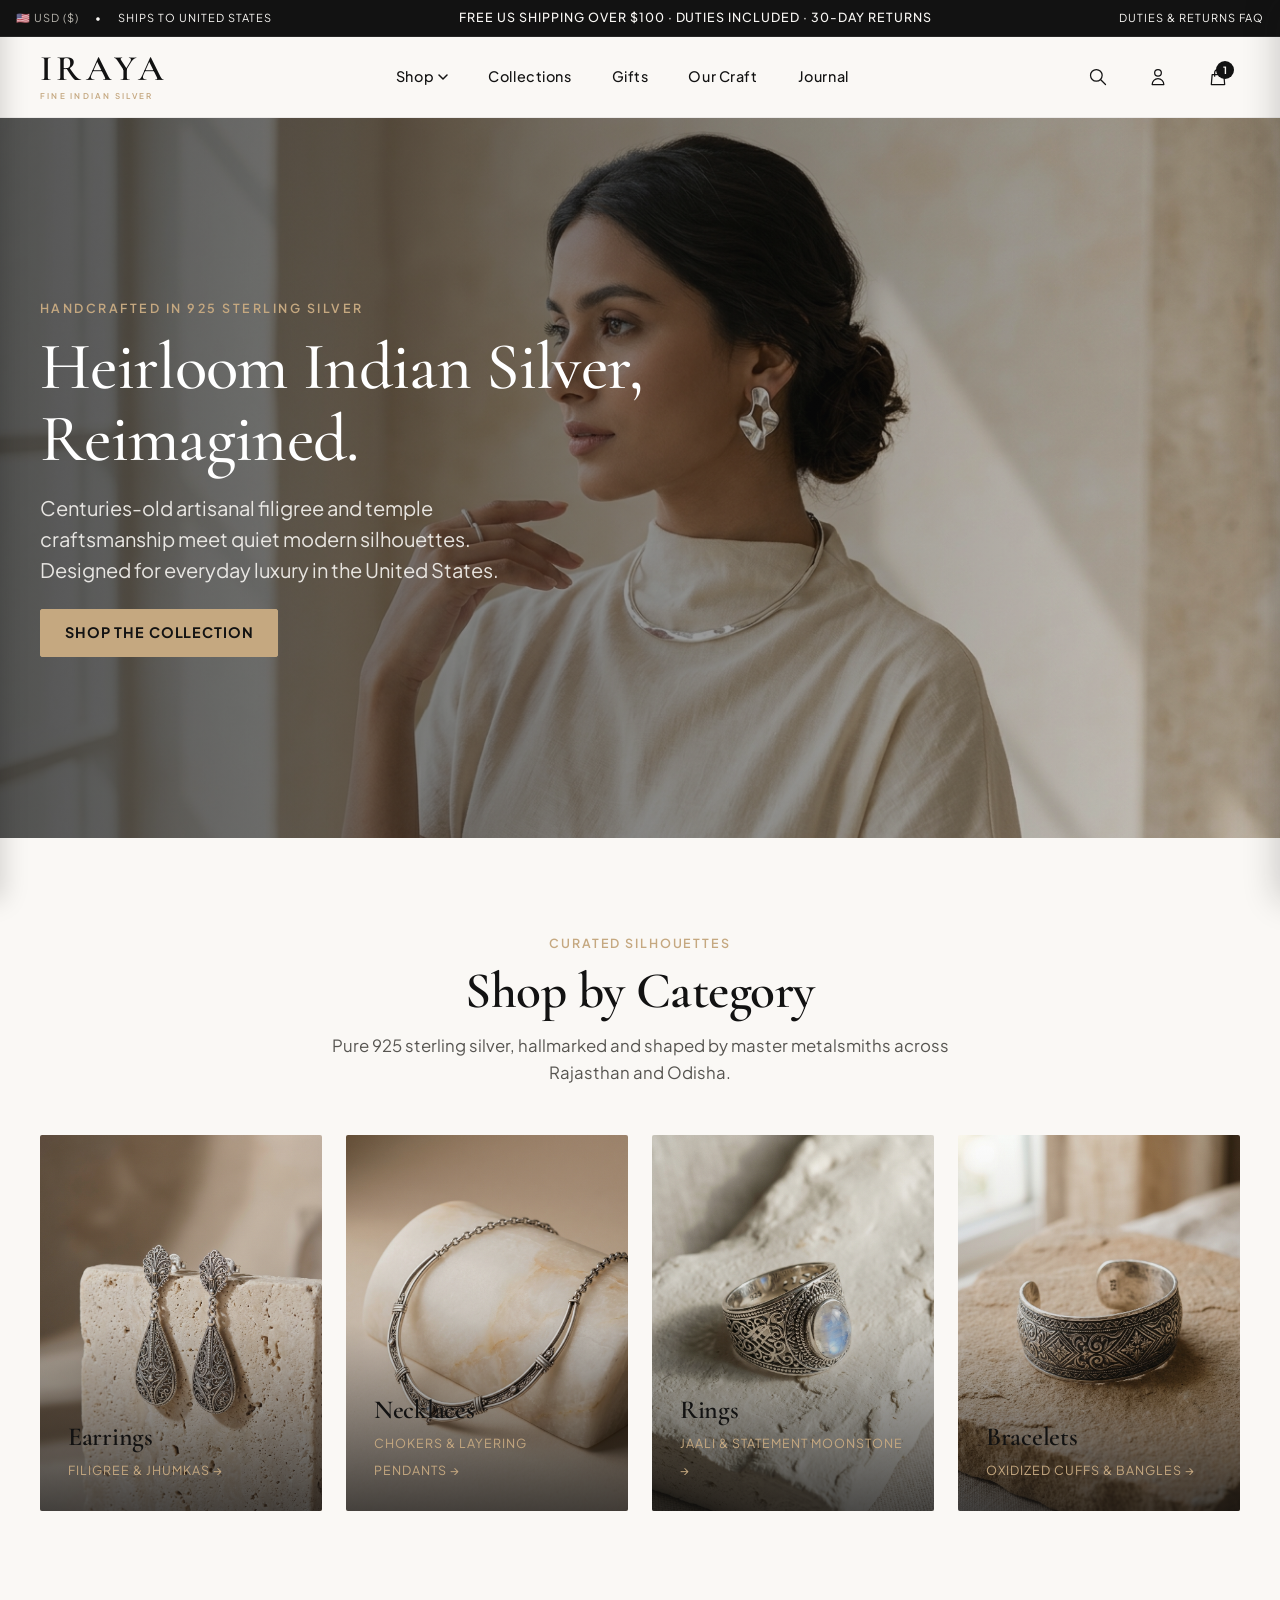
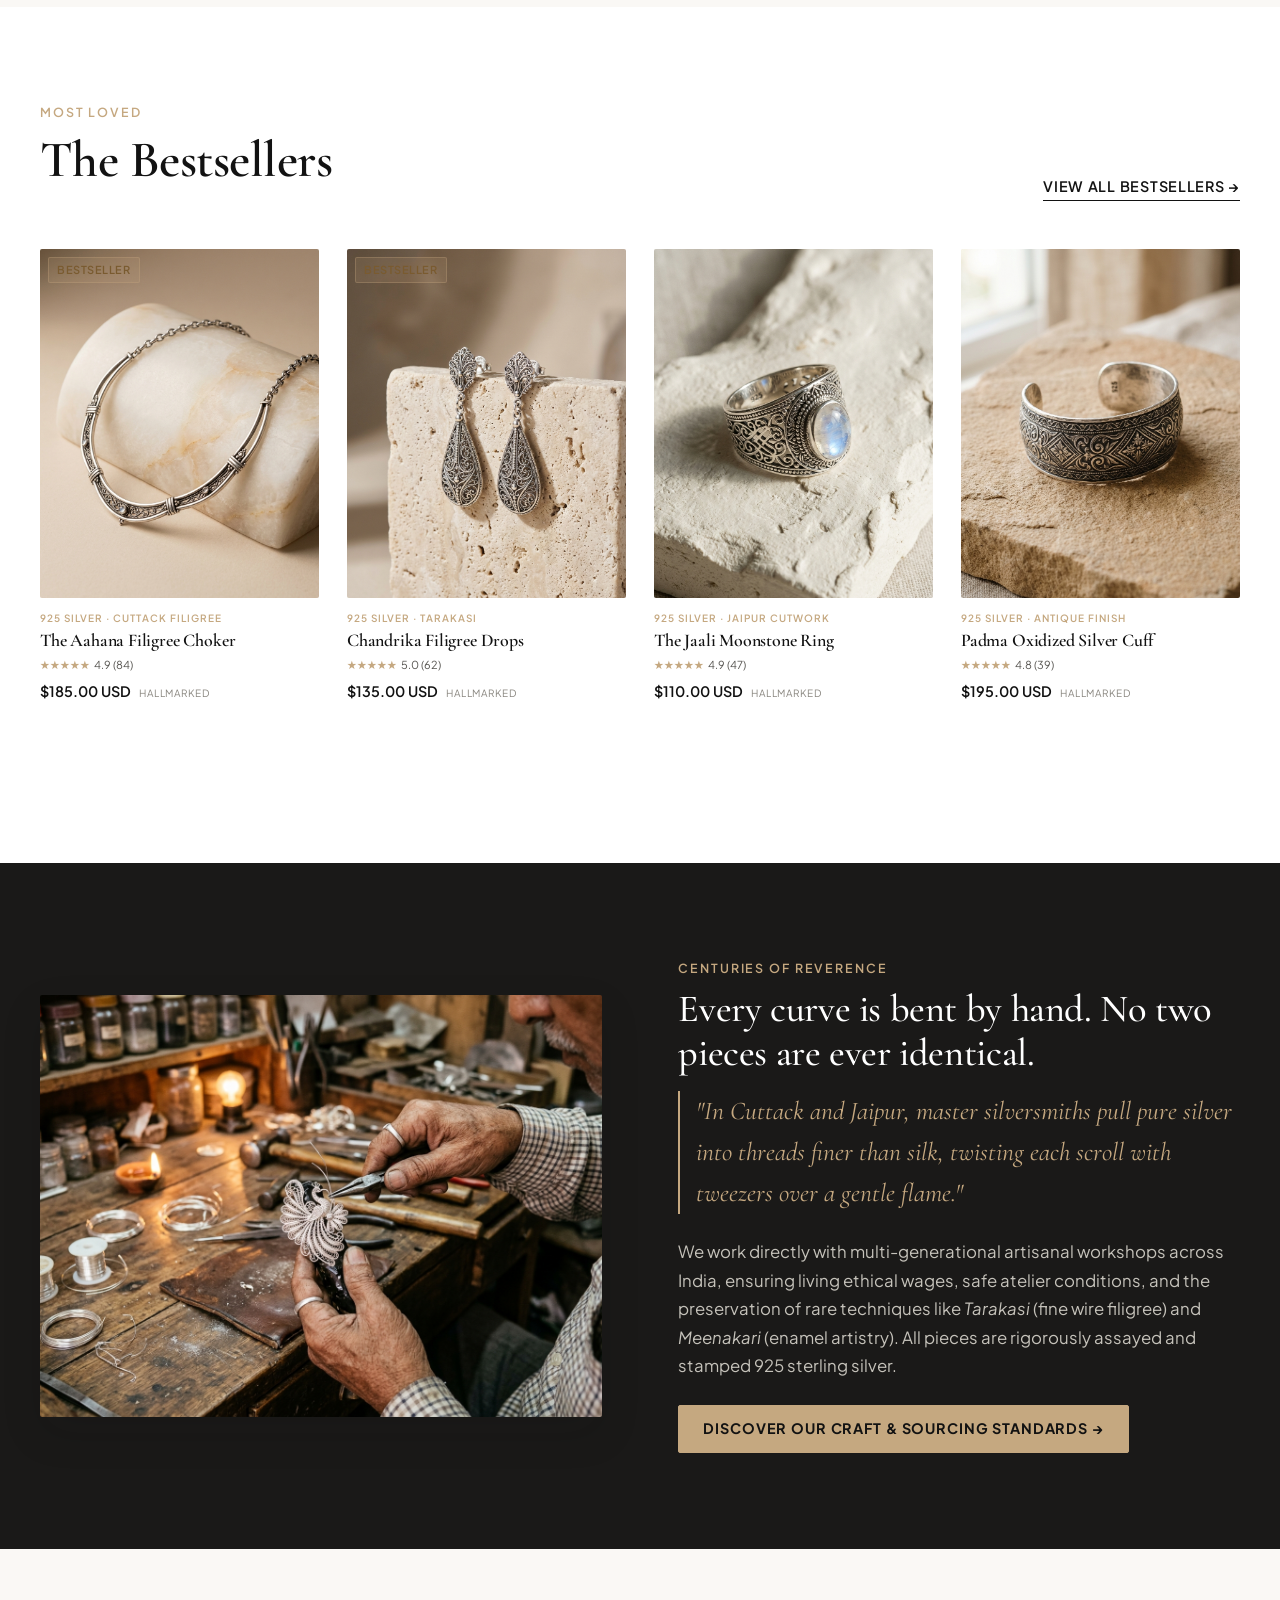
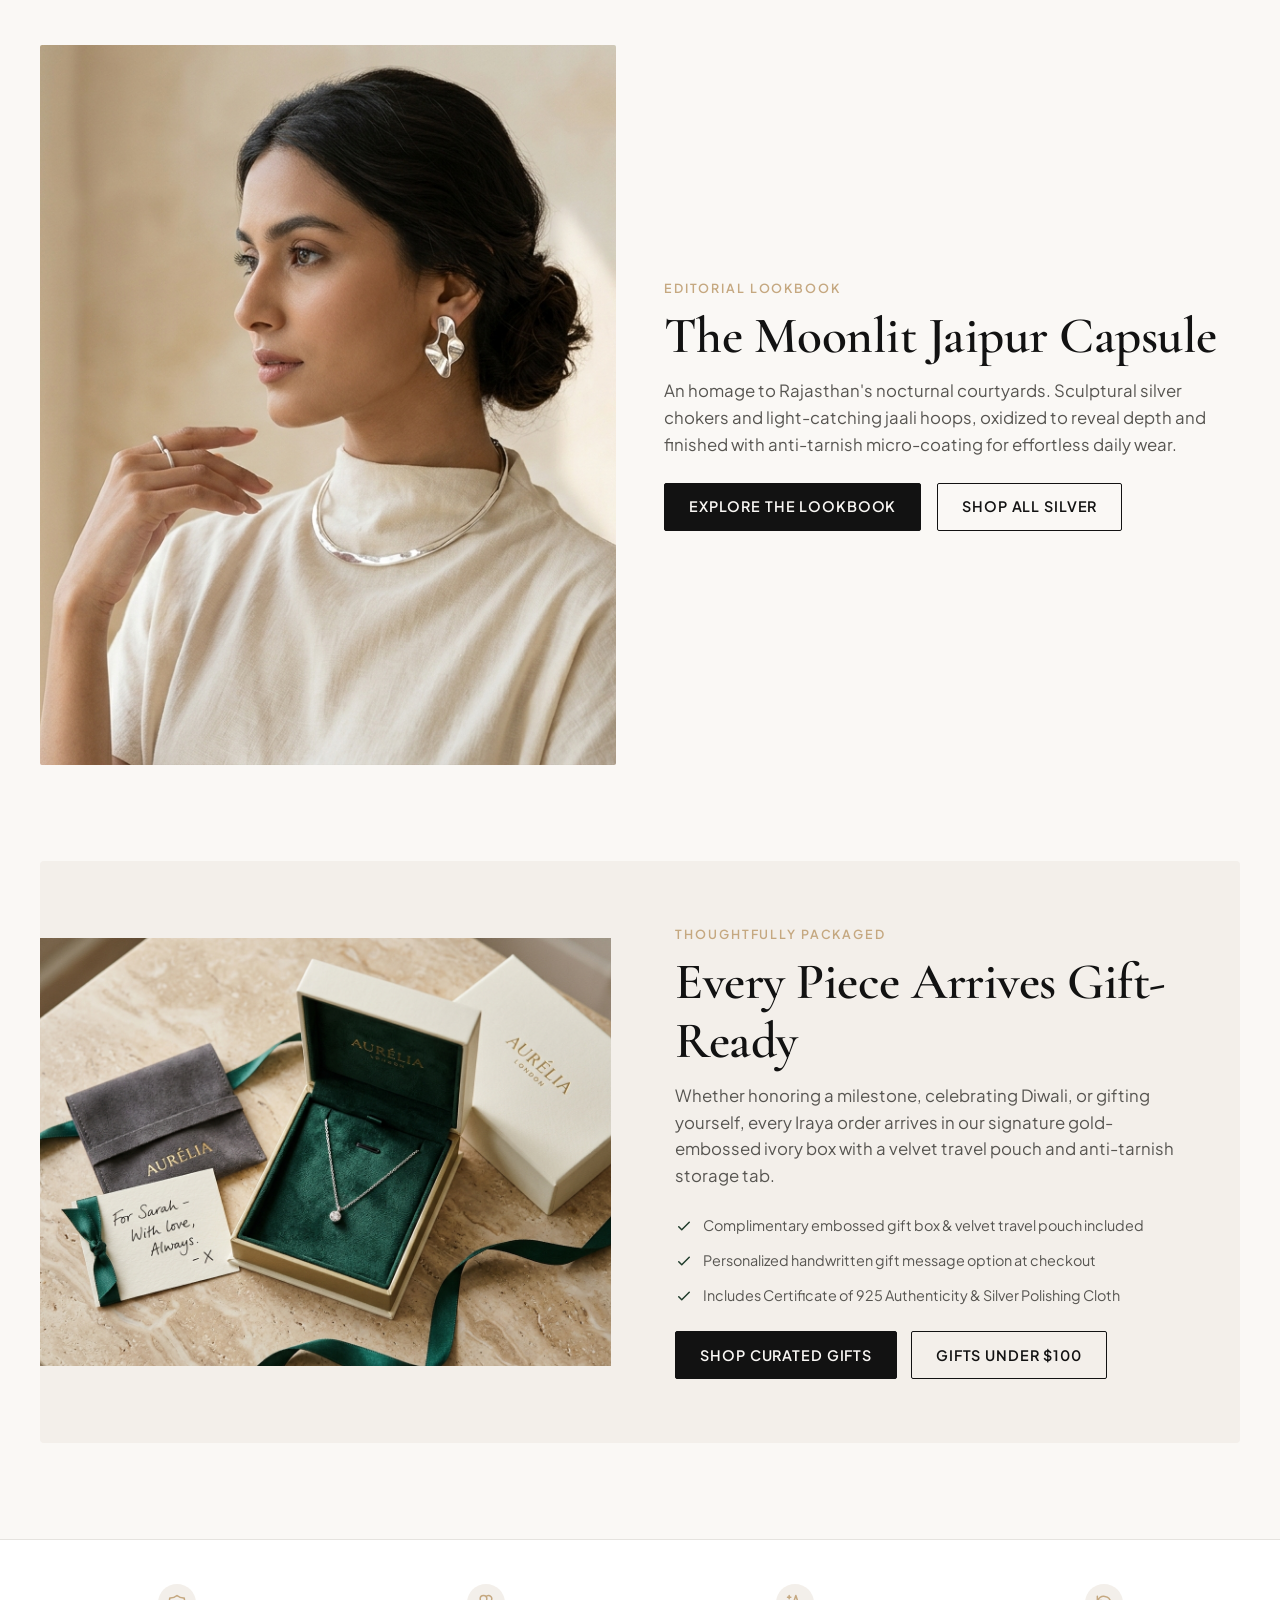
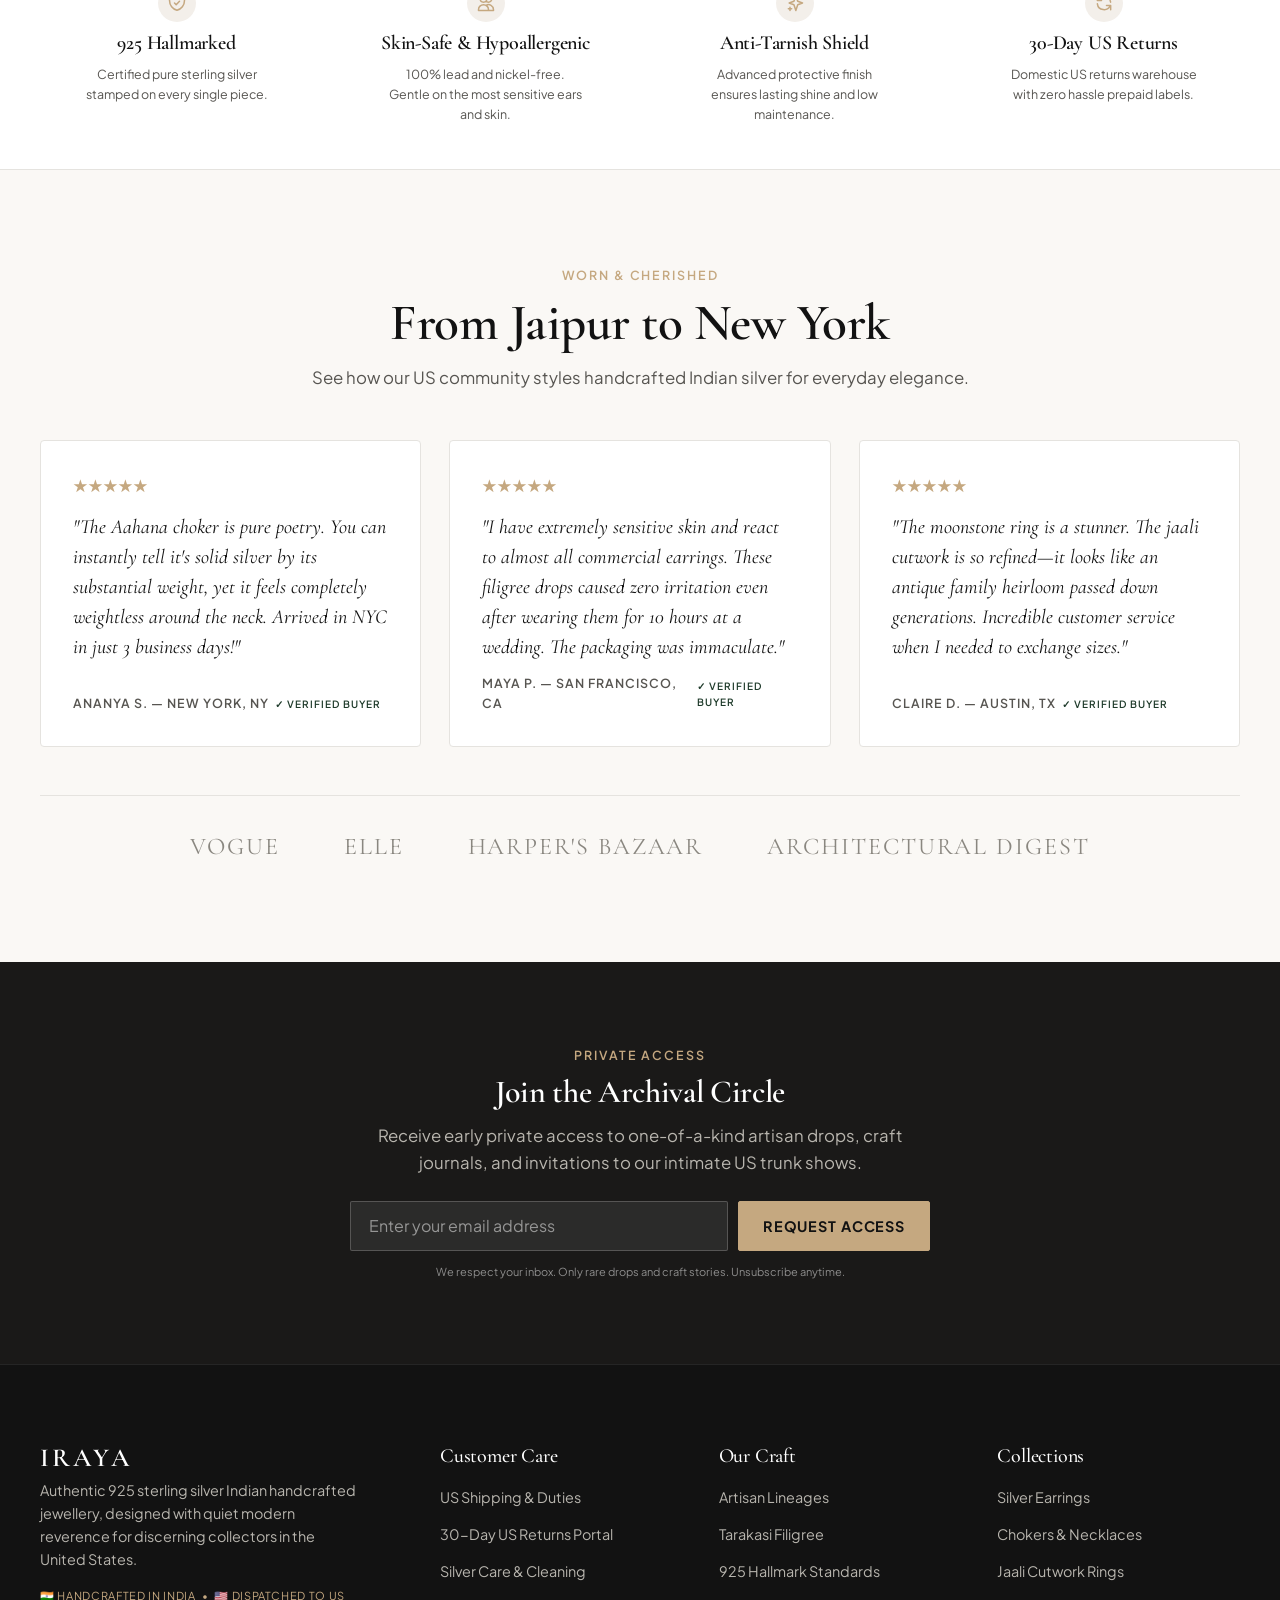
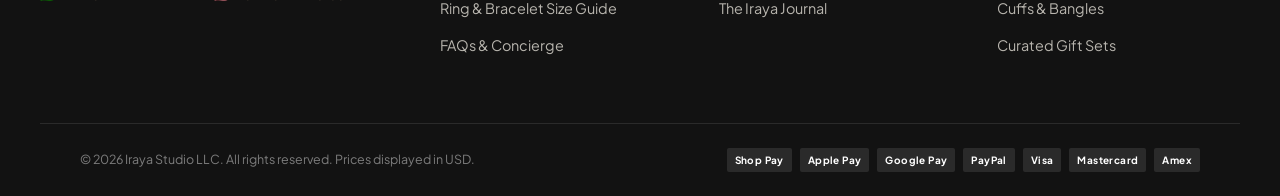
<file: index.html>
<!DOCTYPE html>
<html lang="en">
<head>
  <meta charset="utf-8">
  <meta name="viewport" content="width=device-width, initial-scale=1.0, maximum-scale=5.0, viewport-fit=cover">
  <title>IRAYA — Heirloom Indian Silver Jewellery for Modern US Collectors</title>
  <meta name="description" content="Discover handcrafted 925 sterling silver Indian jewellery in the USA. Certified hallmarked purity, hypoallergenic, anti-tarnish, and free express US delivery.">

  <!-- Typography & Preconnect -->
  <link rel="preconnect" href="https://fonts.googleapis.com">
  <link rel="preconnect" href="https://fonts.gstatic.com" crossorigin>
  <link href="https://fonts.googleapis.com/css2?family=Cormorant+Garamond:ital,wght@0,400;0,500;0,600;0,700;1,400;1,600&family=Plus+Jakarta+Sans:wght@300;400;500;600;700&display=swap" rel="stylesheet">

  <!-- Production Stylesheets -->
  <link rel="stylesheet" href="assets/base.css">
  <link rel="stylesheet" href="assets/component-header.css">
  <link rel="stylesheet" href="assets/component-cart-drawer.css">
  <link rel="stylesheet" href="assets/component-sections.css">
  <link rel="stylesheet" href="assets/component-collection.css">
  <link rel="stylesheet" href="assets/component-product.css">

  <link rel="preload" as="image" href="assets/images/hero-editorial.jpg">
</head>
<body class="template-index">

  <!-- 1. Announcement Bar -->
  <div class="announcement-bar" role="region" aria-label="Announcement">
    <div class="announcement-bar__inner">
      <div class="announcement-bar__utility">
        <span class="currency-indicator">🇺🇸 USD ($)</span>
        <span>•</span>
        <span>Ships to United States</span>
      </div>

      <div class="announcement-bar__message">
        Free US shipping over $100 · Duties included · 30-day returns
      </div>

      <div class="announcement-bar__utility">
        <a href="#trust" class="text-inverse-muted">Duties & Returns FAQ</a>
      </div>
    </div>
  </div>

  <!-- 2. Header & Navigation -->
  <header class="site-header" id="SiteHeader">
    <div class="header-inner">
      <button type="button" class="mobile-nav-toggle" aria-label="Open navigation menu">
        <svg width="24" height="24" fill="none" stroke="currentColor" viewBox="0 0 24 24">
          <path stroke-linecap="round" stroke-linejoin="round" stroke-width="1.5" d="M4 6h16M4 12h16M4 18h16"/>
        </svg>
      </button>

      <div class="site-logo">
        <a href="index.html" class="site-logo__text">IRAYA</a>
        <span class="site-logo__tagline">Fine Indian Silver</span>
      </div>

      <nav class="header-nav" aria-label="Primary">
        <div class="nav-item nav-item--mega">
          <a href="plp.html" class="nav-link">
            Shop
            <svg width="10" height="6" viewBox="0 0 10 6" fill="none" stroke="currentColor">
              <path d="M1 1L5 5L9 1" stroke-width="1.5" stroke-linecap="round" stroke-linejoin="round"/>
            </svg>
          </a>

          <!-- Mega-Menu -->
          <div class="mega-menu">
            <div class="mega-column">
              <h4 class="mega-column__title">Categories</h4>
              <ul class="mega-column__list">
                <li><a href="plp.html?cat=earrings" class="mega-column__link">Earrings & Jhumkas</a></li>
                <li><a href="plp.html?cat=necklaces" class="mega-column__link">Necklaces & Chokers</a></li>
                <li><a href="plp.html?cat=rings" class="mega-column__link">Rings & Jaali Cutwork</a></li>
                <li><a href="plp.html?cat=bracelets" class="mega-column__link">Bracelets & Kadas</a></li>
                <li><a href="plp.html?cat=anklets" class="mega-column__link">Anklets (Payal)</a></li>
              </ul>
            </div>

            <div class="mega-column">
              <h4 class="mega-column__title">Shop By</h4>
              <ul class="mega-column__list">
                <li><a href="plp.html?filter=new" class="mega-column__link">New Drops</a></li>
                <li><a href="plp.html?filter=bestsellers" class="mega-column__link">Bestsellers</a></li>
                <li><a href="plp.html?filter=under100" class="mega-column__link">Under $100</a></li>
                <li><a href="plp.html?filter=everyday" class="mega-column__link">Everyday Minimal</a></li>
                <li><a href="plp.html?filter=statement" class="mega-column__link">Statement & Bridal</a></li>
              </ul>
            </div>

            <div class="mega-column">
              <h4 class="mega-column__title">Craft & Heritage</h4>
              <ul class="mega-column__list">
                <li><a href="our-craft.html#filigree" class="mega-column__link">Tarakasi Filigree</a></li>
                <li><a href="our-craft.html#meenakari" class="mega-column__link">Meenakari Enamel</a></li>
                <li><a href="our-craft.html#oxidized" class="mega-column__link">Oxidized Temple Silver</a></li>
                <li><a href="our-craft.html#jadau" class="mega-column__link">Jadau Kundan Silver</a></li>
              </ul>
            </div>

            <div class="mega-featured">
              <img src="assets/images/hero-editorial.jpg" alt="Featured Collection" class="mega-featured__image">
              <h4 class="mega-featured__title">The Monsoon Lotus Edit</h4>
              <a href="plp.html" class="mega-featured__link">Explore Drop →</a>
            </div>
          </div>
        </div>

        <div class="nav-item"><a href="plp.html" class="nav-link">Collections</a></div>
        <div class="nav-item"><a href="#gifting" class="nav-link">Gifts</a></div>
        <div class="nav-item"><a href="our-craft.html" class="nav-link">Our Craft</a></div>
        <div class="nav-item"><a href="#reviews" class="nav-link">Journal</a></div>
      </nav>

      <div class="header-actions">
        <button type="button" class="header-action-btn" aria-label="Search">
          <svg width="20" height="20" fill="none" stroke="currentColor" viewBox="0 0 24 24">
            <path stroke-linecap="round" stroke-linejoin="round" stroke-width="1.5" d="M21 21l-6-6m2-5a7 7 0 11-14 0 7 7 0 0114 0z"/>
          </svg>
        </button>

        <a href="pdp.html" class="header-action-btn" title="View PDP Sample" aria-label="Sample PDP">
          <svg width="20" height="20" fill="none" stroke="currentColor" viewBox="0 0 24 24">
            <path stroke-linecap="round" stroke-linejoin="round" stroke-width="1.5" d="M16 7a4 4 0 11-8 0 4 4 0 018 0zM12 14a7 7 0 00-7 7h14a7 7 0 00-7-7z"/>
          </svg>
        </a>

        <button type="button" class="header-action-btn" data-cart-trigger aria-label="Shopping Bag">
          <svg width="22" height="22" fill="none" stroke="currentColor" viewBox="0 0 24 24">
            <path stroke-linecap="round" stroke-linejoin="round" stroke-width="1.5" d="M16 11V7a4 4 0 00-8 0v4M5 9h14l1 12H4L5 9z"/>
          </svg>
          <span class="cart-bubble cart-count-badge" id="CartIconBubble">1</span>
        </button>
      </div>
    </div>
  </header>

  <!-- Mobile Off-Canvas Drawer -->
  <div id="MobileDrawer" class="mobile-drawer" role="dialog" aria-modal="true" aria-label="Mobile Navigation">
    <div class="mobile-drawer__header">
      <div class="site-logo">
        <span class="site-logo__text" style="font-size: 22px;">IRAYA</span>
      </div>
      <button type="button" class="mobile-drawer__close" aria-label="Close menu">✕</button>
    </div>

    <div class="mobile-drawer__content">
      <ul class="mobile-nav__list">
        <li class="mobile-nav__item">
          <a href="plp.html" class="mobile-nav__link">
            Shop All Jewellery
            <span class="text-gold" style="font-size: 14px;">→</span>
          </a>
        </li>
        <li class="mobile-nav__item">
          <a href="plp.html?cat=earrings" class="mobile-nav__link">Earrings & Jhumkas</a>
        </li>
        <li class="mobile-nav__item">
          <a href="plp.html?cat=necklaces" class="mobile-nav__link">Necklaces & Chokers</a>
        </li>
        <li class="mobile-nav__item">
          <a href="plp.html?cat=rings" class="mobile-nav__link">Rings & Jaali Cutwork</a>
        </li>
        <li class="mobile-nav__item">
          <a href="plp.html?cat=bracelets" class="mobile-nav__link">Bracelets & Cuffs</a>
        </li>
        <li class="mobile-nav__item">
          <a href="#gifting" class="mobile-nav__link">Gift Sets</a>
        </li>
        <li class="mobile-nav__item">
          <a href="our-craft.html" class="mobile-nav__link">Our Craft & Story</a>
        </li>
      </ul>
    </div>

    <div class="mobile-drawer__footer">
      <div class="mobile-drawer__badge">
        <span>🛡️ 925 Hallmarked Purity</span>
        <span>•</span>
        <span>🇺🇸 Free US Shipping >$100</span>
      </div>
      <a href="plp.html" class="btn btn--primary btn--full btn--sm">Explore Collection</a>
    </div>
  </div>

  <main id="MainContent">
    <!-- Section 1: Hero Banner -->
    <section class="hero-banner">
      <div class="hero-banner__media">
        <img 
          src="assets/images/hero-editorial.jpg" 
          alt="Iraya Indian Silver Jewellery" 
          class="hero-banner__image"
          loading="eager"
          fetchpriority="high"
        >
        <div class="hero-banner__overlay"></div>
      </div>

      <div class="page-width">
        <div class="hero-banner__content">
          <span class="hero-eyebrow">Handcrafted in 925 Sterling Silver</span>
          <h1 class="hero-title">Heirloom Indian Silver, Reimagined.</h1>
          <p class="hero-subtitle">Centuries-old artisanal filigree and temple craftsmanship meet quiet modern silhouettes. Designed for everyday luxury in the United States.</p>
          
          <div class="hero-actions">
            <a href="plp.html" class="btn btn--gold">Shop the Collection</a>
          </div>
        </div>
      </div>
    </section>

    <!-- Section 2: Shop by Category -->
    <section class="section-spacing" id="categories">
      <div class="page-width">
        <div class="section-header text-center">
          <span class="section-eyebrow">Curated Silhouettes</span>
          <h2 class="section-title">Shop by Category</h2>
          <p class="section-description">Pure 925 sterling silver, hallmarked and shaped by master metalsmiths across Rajasthan and Odisha.</p>
        </div>

        <div class="category-tiles-grid">
          <a href="plp.html?cat=earrings" class="category-tile">
            <img src="assets/images/cat-earrings.jpg" alt="Earrings" class="category-tile__image" loading="lazy">
            <div class="category-tile__overlay"></div>
            <div class="category-tile__content">
              <h3 class="category-tile__name">Earrings</h3>
              <span class="category-tile__count">Filigree & Jhumkas →</span>
            </div>
          </a>

          <a href="plp.html?cat=necklaces" class="category-tile">
            <img src="assets/images/cat-necklaces.jpg" alt="Necklaces" class="category-tile__image" loading="lazy">
            <div class="category-tile__overlay"></div>
            <div class="category-tile__content">
              <h3 class="category-tile__name">Necklaces</h3>
              <span class="category-tile__count">Chokers & Layering Pendants →</span>
            </div>
          </a>

          <a href="plp.html?cat=rings" class="category-tile">
            <img src="assets/images/cat-rings.jpg" alt="Rings" class="category-tile__image" loading="lazy">
            <div class="category-tile__overlay"></div>
            <div class="category-tile__content">
              <h3 class="category-tile__name">Rings</h3>
              <span class="category-tile__count">Jaali & Statement Moonstone →</span>
            </div>
          </a>

          <a href="plp.html?cat=bracelets" class="category-tile">
            <img src="assets/images/cat-bracelets.jpg" alt="Bracelets & Kadas" class="category-tile__image" loading="lazy">
            <div class="category-tile__overlay"></div>
            <div class="category-tile__content">
              <h3 class="category-tile__name">Bracelets</h3>
              <span class="category-tile__count">Oxidized Cuffs & Bangles →</span>
            </div>
          </a>
        </div>
      </div>
    </section>

    <!-- Section 3: Bestsellers -->
    <section class="section-spacing" id="shop" style="background-color: var(--color-bg-secondary);">
      <div class="page-width">
        <div class="section-header" style="display: flex; align-items: flex-end; justify-content: space-between; flex-wrap: wrap; gap: 16px;">
          <div>
            <span class="section-eyebrow">Most Loved</span>
            <h2 class="section-title">The Bestsellers</h2>
          </div>
          <a href="plp.html" class="btn-link">View All Bestsellers →</a>
        </div>

        <div class="product-grid">
          <!-- Card 1 -->
          <div class="product-card">
            <div class="product-card__media">
              <a href="pdp.html">
                <img src="assets/images/cat-necklaces.jpg" alt="The Aahana Filigree Choker" class="product-card__image-primary" loading="lazy">
                <img src="assets/images/hero-editorial.jpg" alt="The Aahana on model" class="product-card__image-secondary" loading="lazy">
              </a>
              <div class="product-card__badges">
                <span class="badge badge--gold">Bestseller</span>
              </div>
              <button type="button" class="product-card__quick-add" onclick="window.Iraya.addItem({id: 101, title: 'The Aahana Filigree Choker', price: 185.00, image: 'assets/images/cat-necklaces.jpg'})">
                + Quick Add to Bag
              </button>
            </div>
            <div class="product-card__content">
              <span class="product-card__craft-tag">925 Silver · Cuttack Filigree</span>
              <h3 class="product-card__title"><a href="pdp.html">The Aahana Filigree Choker</a></h3>
              <div class="product-card__rating">
                <span style="color: #C5A880;">★★★★★</span>
                <span>4.9 (84)</span>
              </div>
              <div class="product-card__price-row">
                <span class="product-card__price">$185.00 USD</span>
                <span class="product-card__hallmark">Hallmarked</span>
              </div>
            </div>
          </div>

          <!-- Card 2 -->
          <div class="product-card">
            <div class="product-card__media">
              <a href="pdp.html">
                <img src="assets/images/cat-earrings.jpg" alt="Chandrika Filigree Drops" class="product-card__image-primary" loading="lazy">
                <img src="assets/images/hero-editorial.jpg" alt="Chandrika on model" class="product-card__image-secondary" loading="lazy">
              </a>
              <div class="product-card__badges">
                <span class="badge badge--gold">Bestseller</span>
              </div>
              <button type="button" class="product-card__quick-add" onclick="window.Iraya.addItem({id: 102, title: 'Chandrika Filigree Drops', price: 135.00, image: 'assets/images/cat-earrings.jpg'})">
                + Quick Add to Bag
              </button>
            </div>
            <div class="product-card__content">
              <span class="product-card__craft-tag">925 Silver · Tarakasi</span>
              <h3 class="product-card__title"><a href="pdp.html">Chandrika Filigree Drops</a></h3>
              <div class="product-card__rating">
                <span style="color: #C5A880;">★★★★★</span>
                <span>5.0 (62)</span>
              </div>
              <div class="product-card__price-row">
                <span class="product-card__price">$135.00 USD</span>
                <span class="product-card__hallmark">Hallmarked</span>
              </div>
            </div>
          </div>

          <!-- Card 3 -->
          <div class="product-card">
            <div class="product-card__media">
              <a href="pdp.html">
                <img src="assets/images/cat-rings.jpg" alt="The Jaali Moonstone Ring" class="product-card__image-primary" loading="lazy">
                <img src="assets/images/craft-artisan.jpg" alt="Jaali Ring on hand" class="product-card__image-secondary" loading="lazy">
              </a>
              <button type="button" class="product-card__quick-add" onclick="window.Iraya.addItem({id: 103, title: 'The Jaali Moonstone Ring', price: 110.00, image: 'assets/images/cat-rings.jpg'})">
                + Quick Add to Bag
              </button>
            </div>
            <div class="product-card__content">
              <span class="product-card__craft-tag">925 Silver · Jaipur Cutwork</span>
              <h3 class="product-card__title"><a href="pdp.html">The Jaali Moonstone Ring</a></h3>
              <div class="product-card__rating">
                <span style="color: #C5A880;">★★★★★</span>
                <span>4.9 (47)</span>
              </div>
              <div class="product-card__price-row">
                <span class="product-card__price">$110.00 USD</span>
                <span class="product-card__hallmark">Hallmarked</span>
              </div>
            </div>
          </div>

          <!-- Card 4 -->
          <div class="product-card">
            <div class="product-card__media">
              <a href="pdp.html">
                <img src="assets/images/cat-bracelets.jpg" alt="Padma Oxidized Silver Cuff" class="product-card__image-primary" loading="lazy">
                <img src="assets/images/hero-editorial.jpg" alt="Padma on model" class="product-card__image-secondary" loading="lazy">
              </a>
              <button type="button" class="product-card__quick-add" onclick="window.Iraya.addItem({id: 104, title: 'Padma Oxidized Silver Cuff', price: 195.00, image: 'assets/images/cat-bracelets.jpg'})">
                + Quick Add to Bag
              </button>
            </div>
            <div class="product-card__content">
              <span class="product-card__craft-tag">925 Silver · Antique Finish</span>
              <h3 class="product-card__title"><a href="pdp.html">Padma Oxidized Silver Cuff</a></h3>
              <div class="product-card__rating">
                <span style="color: #C5A880;">★★★★★</span>
                <span>4.8 (39)</span>
              </div>
              <div class="product-card__price-row">
                <span class="product-card__price">$195.00 USD</span>
                <span class="product-card__hallmark">Hallmarked</span>
              </div>
            </div>
          </div>
        </div>
      </div>
    </section>

    <!-- Section 4: Craft Story Strip -->
    <section class="craft-strip section-spacing" id="craft">
      <div class="page-width">
        <div class="craft-strip__grid">
          <div class="craft-strip__media">
            <img 
              src="assets/images/craft-artisan.jpg" 
              alt="Indian Master Silversmith Handcrafting 925 Silver Filigree" 
              class="craft-strip__image"
              loading="lazy"
            >
          </div>

          <div class="craft-strip__content">
            <span class="section-eyebrow" style="color: var(--color-gold-accent);">Centuries of Reverence</span>
            <h2 class="craft-strip__title">Every curve is bent by hand. No two pieces are ever identical.</h2>
            
            <p class="craft-strip__quote">
              "In Cuttack and Jaipur, master silversmiths pull pure silver into threads finer than silk, twisting each scroll with tweezers over a gentle flame."
            </p>

            <p class="craft-strip__text">
              We work directly with multi-generational artisanal workshops across India, ensuring living ethical wages, safe atelier conditions, and the preservation of rare techniques like <em>Tarakasi</em> (fine wire filigree) and <em>Meenakari</em> (enamel artistry). All pieces are rigorously assayed and stamped 925 sterling silver.
            </p>

            <div>
              <a href="our-craft.html" class="btn btn--gold">Discover Our Craft & Sourcing Standards →</a>
            </div>
          </div>
        </div>
      </div>
    </section>

    <!-- Section 5: Featured Collection Lookbook -->
    <section class="section-spacing">
      <div class="page-width">
        <div class="lookbook-split">
          <div class="lookbook-banner">
            <img src="assets/images/hero-editorial.jpg" alt="Editorial Lookbook" loading="lazy">
          </div>

          <div class="lookbook-content" style="display: flex; flex-direction: column; justify-content: center;">
            <span class="section-eyebrow">Editorial Lookbook</span>
            <h2 class="section-title">The Moonlit Jaipur Capsule</h2>
            <p class="section-description" style="margin-bottom: 24px;">
              An homage to Rajasthan's nocturnal courtyards. Sculptural silver chokers and light-catching jaali hoops, oxidized to reveal depth and finished with anti-tarnish micro-coating for effortless daily wear.
            </p>

            <div style="display: flex; gap: 16px; flex-wrap: wrap;">
              <a href="plp.html" class="btn btn--primary">Explore the Lookbook</a>
              <a href="plp.html" class="btn btn--secondary">Shop All Silver</a>
            </div>
          </div>
        </div>
      </div>
    </section>

    <!-- Section 6: Gifting Block -->
    <section class="section-spacing" id="gifting" style="padding-top: 0;">
      <div class="page-width">
        <div class="gifting-block">
          <div class="gifting-grid">
            <div class="gifting-media">
              <img src="assets/images/gift-packaging.jpg" alt="Iraya Luxury Jewelry Gift Packaging" loading="lazy">
            </div>

            <div class="gifting-content">
              <span class="section-eyebrow">Thoughtfully Packaged</span>
              <h2 class="section-title">Every Piece Arrives Gift-Ready</h2>
              <p class="section-description">
                Whether honoring a milestone, celebrating Diwali, or gifting yourself, every Iraya order arrives in our signature gold-embossed ivory box with a velvet travel pouch and anti-tarnish storage tab.
              </p>

              <div class="gifting-perks">
                <div class="gifting-perk">
                  <svg fill="none" stroke="currentColor" viewBox="0 0 24 24">
                    <path stroke-linecap="round" stroke-linejoin="round" stroke-width="2" d="M5 13l4 4L19 7"/>
                  </svg>
                  <span>Complimentary embossed gift box & velvet travel pouch included</span>
                </div>
                <div class="gifting-perk">
                  <svg fill="none" stroke="currentColor" viewBox="0 0 24 24">
                    <path stroke-linecap="round" stroke-linejoin="round" stroke-width="2" d="M5 13l4 4L19 7"/>
                  </svg>
                  <span>Personalized handwritten gift message option at checkout</span>
                </div>
                <div class="gifting-perk">
                  <svg fill="none" stroke="currentColor" viewBox="0 0 24 24">
                    <path stroke-linecap="round" stroke-linejoin="round" stroke-width="2" d="M5 13l4 4L19 7"/>
                  </svg>
                  <span>Includes Certificate of 925 Authenticity & Silver Polishing Cloth</span>
                </div>
              </div>

              <div style="display: flex; gap: 14px; flex-wrap: wrap;">
                <a href="plp.html" class="btn btn--primary">Shop Curated Gifts</a>
                <a href="plp.html" class="btn btn--secondary">Gifts Under $100</a>
              </div>
            </div>
          </div>
        </div>
      </div>
    </section>

    <!-- Section 7: US Trust Bar -->
    <section class="trust-bar" id="trust" role="region" aria-label="Brand Assurances">
      <div class="page-width">
        <div class="trust-bar-grid">
          <div class="trust-item">
            <div class="trust-item__icon">
              <svg fill="none" stroke="currentColor" viewBox="0 0 24 24">
                <path stroke-linecap="round" stroke-linejoin="round" stroke-width="1.8" d="M9 12l2 2 4-4m5.618-4.016A11.955 11.955 0 0112 2.944a11.955 11.955 0 01-8.618 3.04A12.02 12.02 0 003 9c0 5.591 3.824 10.29 9 11.622 5.176-1.332 9-6.03 9-11.622 0-1.042-.133-2.052-.382-3.016z"/>
              </svg>
            </div>
            <h3 class="trust-item__title">925 Hallmarked</h3>
            <p class="trust-item__desc">Certified pure sterling silver stamped on every single piece.</p>
          </div>

          <div class="trust-item">
            <div class="trust-item__icon">
              <svg fill="none" stroke="currentColor" viewBox="0 0 24 24">
                <path stroke-linecap="round" stroke-linejoin="round" stroke-width="1.8" d="M12 4.354a4 4 0 110 5.292M15 21H3v-1a6 6 0 0112 0v1zm0 0h6v-1a6 6 0 00-9-5.197M13 7a4 4 0 11-8 0 4 4 0 018 0z"/>
              </svg>
            </div>
            <h3 class="trust-item__title">Skin-Safe & Hypoallergenic</h3>
            <p class="trust-item__desc">100% lead and nickel-free. Gentle on the most sensitive ears and skin.</p>
          </div>

          <div class="trust-item">
            <div class="trust-item__icon">
              <svg fill="none" stroke="currentColor" viewBox="0 0 24 24">
                <path stroke-linecap="round" stroke-linejoin="round" stroke-width="1.8" d="M5 3v4M3 5h4M6 17v4m-2-2h4m5-16l2.286 6.857L21 12l-5.714 2.143L13 21l-2.286-6.857L5 12l5.714-2.143L13 3z"/>
              </svg>
            </div>
            <h3 class="trust-item__title">Anti-Tarnish Shield</h3>
            <p class="trust-item__desc">Advanced protective finish ensures lasting shine and low maintenance.</p>
          </div>

          <div class="trust-item">
            <div class="trust-item__icon">
              <svg fill="none" stroke="currentColor" viewBox="0 0 24 24">
                <path stroke-linecap="round" stroke-linejoin="round" stroke-width="1.8" d="M4 4v5h.582m15.356 2A8.001 8.001 0 004.582 9m0 0H9m11 11v-5h-.581m0 0a8.003 8.003 0 01-15.357-2m15.357 2H15"/>
              </svg>
            </div>
            <h3 class="trust-item__title">30-Day US Returns</h3>
            <p class="trust-item__desc">Domestic US returns warehouse with zero hassle prepaid labels.</p>
          </div>
        </div>
      </div>
    </section>

    <!-- Section 8: Reviews & Press -->
    <section class="section-spacing" id="reviews">
      <div class="page-width">
        <div class="section-header text-center">
          <span class="section-eyebrow">Worn & Cherished</span>
          <h2 class="section-title">From Jaipur to New York</h2>
          <p class="section-description">See how our US community styles handcrafted Indian silver for everyday elegance.</p>
        </div>

        <div class="reviews-grid">
          <div class="review-card">
            <div class="review-card__stars">★★★★★</div>
            <p class="review-card__text">"The Aahana choker is pure poetry. You can instantly tell it's solid silver by its substantial weight, yet it feels completely weightless around the neck. Arrived in NYC in just 3 business days!"</p>
            <div class="review-card__author">
              <span>Ananya S. — New York, NY</span>
              <span class="review-card__verified">✓ Verified Buyer</span>
            </div>
          </div>

          <div class="review-card">
            <div class="review-card__stars">★★★★★</div>
            <p class="review-card__text">"I have extremely sensitive skin and react to almost all commercial earrings. These filigree drops caused zero irritation even after wearing them for 10 hours at a wedding. The packaging was immaculate."</p>
            <div class="review-card__author">
              <span>Maya P. — San Francisco, CA</span>
              <span class="review-card__verified">✓ Verified Buyer</span>
            </div>
          </div>

          <div class="review-card">
            <div class="review-card__stars">★★★★★</div>
            <p class="review-card__text">"The moonstone ring is a stunner. The jaali cutwork is so refined—it looks like an antique family heirloom passed down generations. Incredible customer service when I needed to exchange sizes."</p>
            <div class="review-card__author">
              <span>Claire D. — Austin, TX</span>
              <span class="review-card__verified">✓ Verified Buyer</span>
            </div>
          </div>
        </div>

        <div class="press-strip">
          <span class="press-logo">VOGUE</span>
          <span class="press-logo">ELLE</span>
          <span class="press-logo">HARPER'S BAZAAR</span>
          <span class="press-logo">ARCHITECTURAL DIGEST</span>
        </div>
      </div>
    </section>

    <!-- Section 9: VIP Newsletter -->
    <section class="newsletter-section">
      <div class="newsletter-inner">
        <span class="section-eyebrow" style="color: var(--color-gold-accent);">Private Access</span>
        <h2 class="section-title" style="color: #FFFFFF; font-size: clamp(1.8rem, 2.5vw, 2.4rem);">Join the Archival Circle</h2>
        <p class="section-description" style="color: #B8B5AE;">
          Receive early private access to one-of-a-kind artisan drops, craft journals, and invitations to our intimate US trunk shows.
        </p>

        <form class="newsletter-form" onsubmit="event.preventDefault(); alert('Thank you for subscribing to Iraya Archival Circle.');">
          <input 
            type="email" 
            class="newsletter-input" 
            placeholder="Enter your email address" 
            required
            aria-label="Email address"
          >
          <button type="submit" class="btn btn--gold">Request Access</button>
        </form>
        <p class="newsletter-note">We respect your inbox. Only rare drops and craft stories. Unsubscribe anytime.</p>
      </div>
    </section>
  </main>

  <!-- Section 10: Global Footer -->
  <footer class="site-footer">
    <div class="page-width">
      <div class="footer-grid">
        <div class="footer-col">
          <h3 class="site-logo__text" style="font-size: 26px; color: #FFFFFF; margin-bottom: 8px;">IRAYA</h3>
          <p style="font-size: var(--text-sm); color: var(--color-text-inverse-muted); line-height: 1.6; max-width: 320px;">
            Authentic 925 sterling silver Indian handcrafted jewellery, designed with quiet modern reverence for discerning collectors in the United States.
          </p>
          <div class="footer-origin-badge">
            <span>🇮🇳 Handcrafted in India</span>
            <span>•</span>
            <span>🇺🇸 Dispatched to US</span>
          </div>
        </div>

        <div class="footer-col">
          <h4 class="footer-col__title">Customer Care</h4>
          <ul class="footer-col__list">
            <li><a href="#trust" class="footer-col__link">US Shipping & Duties</a></li>
            <li><a href="#trust" class="footer-col__link">30-Day US Returns Portal</a></li>
            <li><a href="our-craft.html" class="footer-col__link">Silver Care & Cleaning</a></li>
            <li><a href="pdp.html" class="footer-col__link">Ring & Bracelet Size Guide</a></li>
            <li><a href="#trust" class="footer-col__link">FAQs & Concierge</a></li>
          </ul>
        </div>

        <div class="footer-col">
          <h4 class="footer-col__title">Our Craft</h4>
          <ul class="footer-col__list">
            <li><a href="our-craft.html" class="footer-col__link">Artisan Lineages</a></li>
            <li><a href="our-craft.html" class="footer-col__link">Tarakasi Filigree</a></li>
            <li><a href="our-craft.html" class="footer-col__link">925 Hallmark Standards</a></li>
            <li><a href="our-craft.html" class="footer-col__link">The Iraya Journal</a></li>
          </ul>
        </div>

        <div class="footer-col">
          <h4 class="footer-col__title">Collections</h4>
          <ul class="footer-col__list">
            <li><a href="plp.html?cat=earrings" class="footer-col__link">Silver Earrings</a></li>
            <li><a href="plp.html?cat=necklaces" class="footer-col__link">Chokers & Necklaces</a></li>
            <li><a href="plp.html?cat=rings" class="footer-col__link">Jaali Cutwork Rings</a></li>
            <li><a href="plp.html?cat=bracelets" class="footer-col__link">Cuffs & Bangles</a></li>
            <li><a href="plp.html" class="footer-col__link">Curated Gift Sets</a></li>
          </ul>
        </div>
      </div>

      <div class="footer-bottom">
        <div class="copyright">
          © 2026 Iraya Studio LLC. All rights reserved. Prices displayed in USD.
        </div>

        <div class="payment-badges">
          <span class="payment-badge">Shop Pay</span>
          <span class="payment-badge">Apple Pay</span>
          <span class="payment-badge">Google Pay</span>
          <span class="payment-badge">PayPal</span>
          <span class="payment-badge">Visa</span>
          <span class="payment-badge">Mastercard</span>
          <span class="payment-badge">Amex</span>
        </div>
      </div>
    </div>
  </footer>

  <!-- AJAX Cart Drawer -->
  <div id="CartDrawer" class="cart-drawer" role="dialog" aria-modal="true" aria-label="Your Bag">
    <div class="cart-drawer__header">
      <h3 class="cart-drawer__title">
        Your Bag
        <span class="cart-drawer__count cart-count-badge">1</span>
      </h3>
      <button type="button" class="cart-drawer__close" aria-label="Close cart">✕</button>
    </div>

    <!-- Free US Shipping Threshold Progress -->
    <div class="cart-shipping-bar" id="CartShippingBar">
      <div class="cart-shipping-bar__text">
        You have unlocked <strong>Free US Shipping!</strong>
      </div>
      <div class="cart-shipping-bar__track">
        <div class="cart-shipping-bar__progress" style="width: 100%;"></div>
      </div>
    </div>

    <div class="cart-drawer__body">
      <!-- Dynamic Cart Items Container -->
      <div class="cart-items" id="CartItemsList"></div>

      <!-- Gift Wrap Option -->
      <div class="cart-addons">
        <label class="gift-wrap-toggle">
          <input type="checkbox" id="GiftWrapCheckbox">
          <div>
            <strong>Add Signature Gift Box & Handwritten Note (+$5.00)</strong>
            <div class="text-muted" style="font-size: 11px;">Arrives ready to gift with wax seal ribbon and personalized card.</div>
          </div>
        </label>
        <textarea id="GiftMessageBox" class="gift-message-box" placeholder="Write your personalized gift message here..." rows="2"></textarea>
      </div>

      <!-- In-Cart Cross-Sell -->
      <div class="cart-upsell">
        <img src="assets/images/cat-necklaces.jpg" alt="Silver Polishing Cloth" class="cart-upsell__thumb">
        <div class="cart-upsell__info">
          <div class="cart-upsell__title">Microfiber Silver Polishing Cloth</div>
          <div class="text-muted">$12.00 USD</div>
        </div>
        <button 
          type="button" 
          class="cart-upsell__btn"
          onclick="window.Iraya.addItem({id: 201, title: 'Silver Polishing Cloth', variant: 'Standard', price: 12.00, image: 'assets/images/cat-necklaces.jpg'})"
        >
          + Add
        </button>
      </div>
    </div>

    <div class="cart-drawer__footer">
      <div class="cart-subtotal">
        <span class="cart-subtotal__label">Estimated Total</span>
        <span class="cart-subtotal__value" id="CartSubtotalValue">$185.00 USD</span>
      </div>

      <div class="cart-duties-note">
        <svg width="14" height="14" fill="none" stroke="currentColor" viewBox="0 0 24 24"><path stroke-linecap="round" stroke-linejoin="round" stroke-width="2" d="M5 13l4 4L19 7"/></svg>
        <span>US Import Duties, Taxes & Free Shipping Included</span>
      </div>

      <button type="button" class="btn btn--primary btn--full cart-checkout-btn" onclick="alert('Redirecting to secure Shopify US Checkout...');">
        Proceed to US Checkout
      </button>

      <div class="cart-accelerated-payment">
        <span>Guaranteed Safe Checkout:</span>
        <strong>Shop Pay</strong> · <strong>Apple Pay</strong> · <strong>PayPal</strong>
      </div>
    </div>
  </div>

  <div id="SiteOverlay" class="site-overlay" aria-hidden="true"></div>

  <script src="assets/global.js"></script>
</body>
</html>
</file>
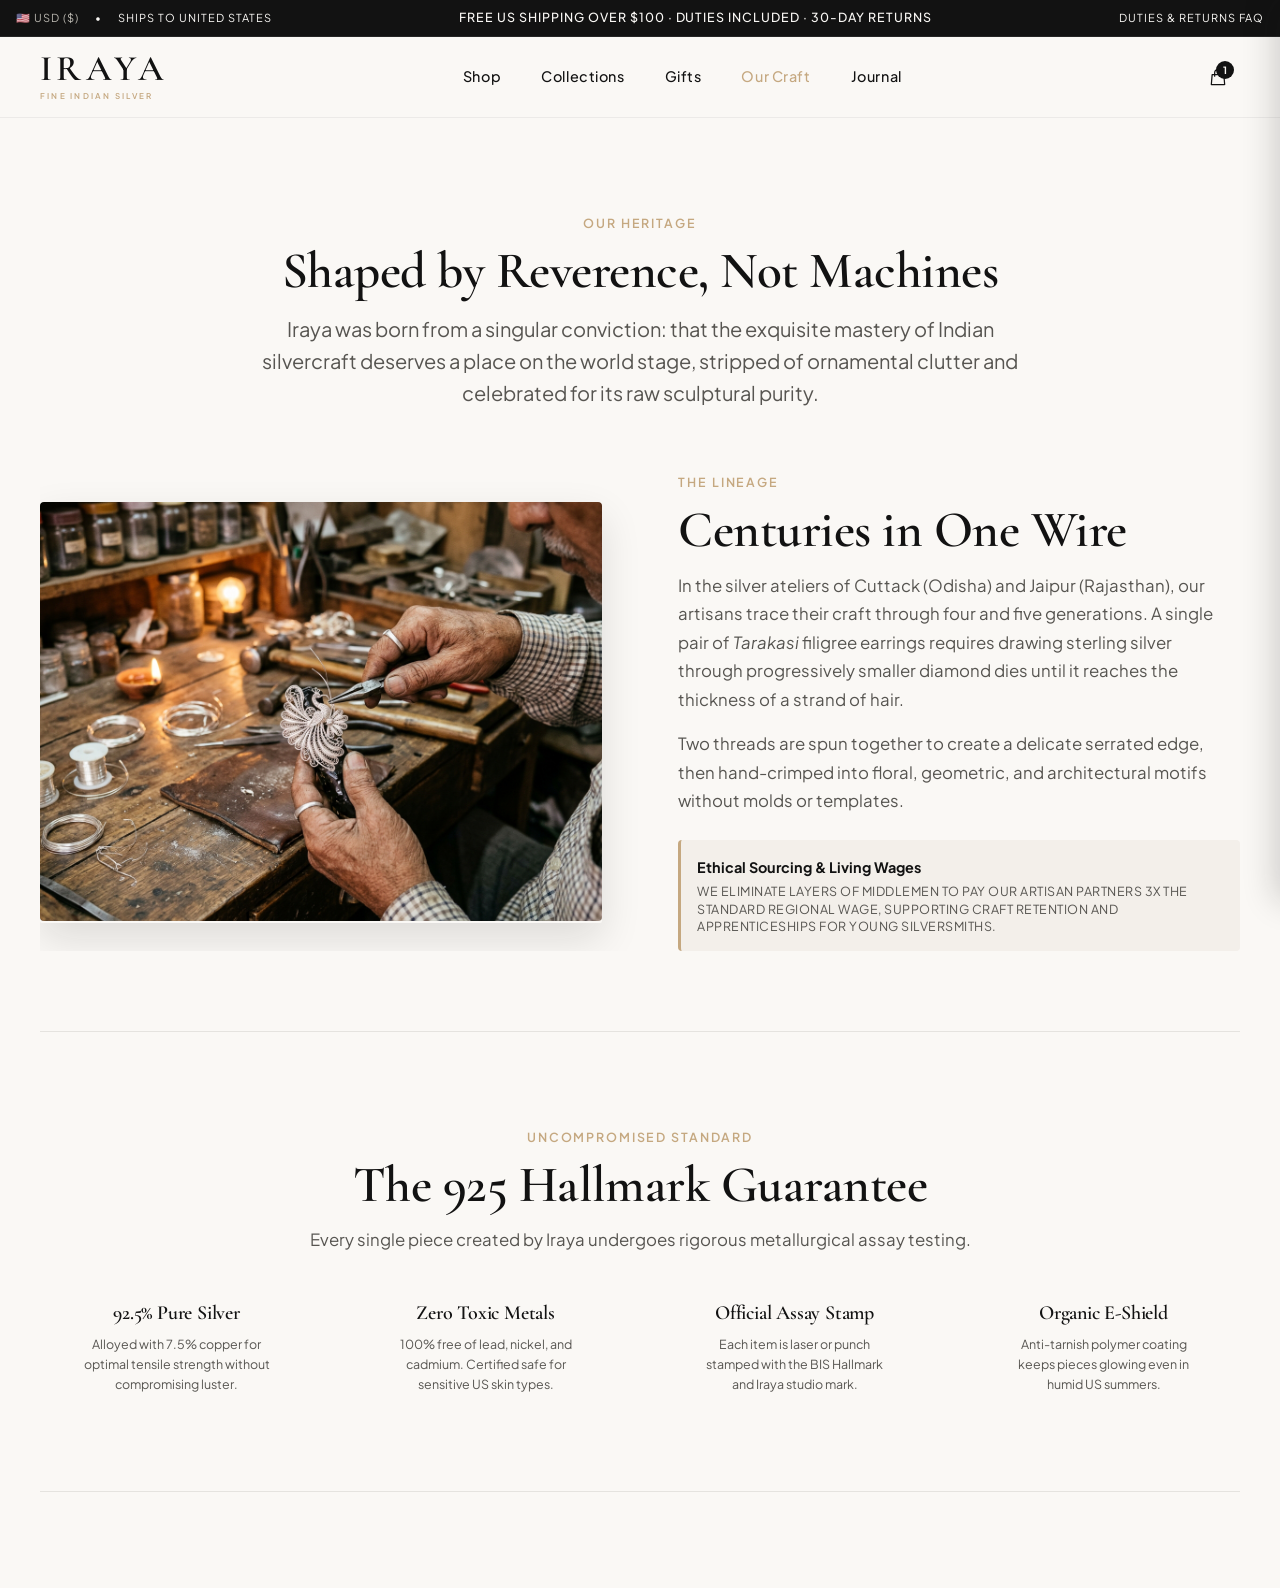
<file: our-craft.html>
<!DOCTYPE html>
<html lang="en">
<head>
  <meta charset="utf-8">
  <meta name="viewport" content="width=device-width, initial-scale=1.0, maximum-scale=5.0, viewport-fit=cover">
  <title>Our Craft & Heritage — Generational Indian Silversmithing | IRAYA</title>
  <meta name="description" content="Discover how Iraya preserves rare Indian silver techniques including Tarakasi filigree and Meenakari enamel with certified 925 hallmarked purity.">

  <!-- Typography & Styles -->
  <link rel="preconnect" href="https://fonts.googleapis.com">
  <link rel="preconnect" href="https://fonts.gstatic.com" crossorigin>
  <link href="https://fonts.googleapis.com/css2?family=Cormorant+Garamond:ital,wght@0,400;0,500;0,600;0,700;1,400;1,600&family=Plus+Jakarta+Sans:wght@300;400;500;600;700&display=swap" rel="stylesheet">

  <link rel="stylesheet" href="assets/base.css">
  <link rel="stylesheet" href="assets/component-header.css">
  <link rel="stylesheet" href="assets/component-cart-drawer.css">
  <link rel="stylesheet" href="assets/component-sections.css">
</head>
<body class="template-page">

  <!-- Announcement Bar -->
  <div class="announcement-bar">
    <div class="announcement-bar__inner">
      <div class="announcement-bar__utility">
        <span class="currency-indicator">🇺🇸 USD ($)</span>
        <span>•</span>
        <span>Ships to United States</span>
      </div>
      <div class="announcement-bar__message">
        Free US shipping over $100 · Duties included · 30-day returns
      </div>
      <div class="announcement-bar__utility">
        <a href="index.html#trust" class="text-inverse-muted">Duties & Returns FAQ</a>
      </div>
    </div>
  </div>

  <!-- Header -->
  <header class="site-header" id="SiteHeader">
    <div class="header-inner">
      <button type="button" class="mobile-nav-toggle" aria-label="Open navigation menu">
        <svg width="24" height="24" fill="none" stroke="currentColor" viewBox="0 0 24 24">
          <path stroke-linecap="round" stroke-linejoin="round" stroke-width="1.5" d="M4 6h16M4 12h16M4 18h16"/>
        </svg>
      </button>

      <div class="site-logo">
        <a href="index.html" class="site-logo__text">IRAYA</a>
        <span class="site-logo__tagline">Fine Indian Silver</span>
      </div>

      <nav class="header-nav" aria-label="Primary">
        <div class="nav-item"><a href="plp.html" class="nav-link">Shop</a></div>
        <div class="nav-item"><a href="plp.html" class="nav-link">Collections</a></div>
        <div class="nav-item"><a href="index.html#gifting" class="nav-link">Gifts</a></div>
        <div class="nav-item"><a href="our-craft.html" class="nav-link" style="color: var(--color-gold-accent);">Our Craft</a></div>
        <div class="nav-item"><a href="index.html#reviews" class="nav-link">Journal</a></div>
      </nav>

      <div class="header-actions">
        <button type="button" class="header-action-btn" data-cart-trigger aria-label="Shopping Bag">
          <svg width="22" height="22" fill="none" stroke="currentColor" viewBox="0 0 24 24">
            <path stroke-linecap="round" stroke-linejoin="round" stroke-width="1.5" d="M16 11V7a4 4 0 00-8 0v4M5 9h14l1 12H4L5 9z"/>
          </svg>
          <span class="cart-bubble cart-count-badge">1</span>
        </button>
      </div>
    </div>
  </header>

  <main id="MainContent">
    <div class="page-width section-spacing">
      <!-- Story Hero -->
      <div class="section-header text-center" style="max-width: 760px; margin-bottom: 64px;">
        <span class="section-eyebrow">Our Heritage</span>
        <h1 class="section-title" style="font-size: clamp(2.4rem, 4vw, 3.8rem);">Shaped by Reverence, Not Machines</h1>
        <p class="section-description" style="font-size: var(--text-md);">
          Iraya was born from a singular conviction: that the exquisite mastery of Indian silvercraft deserves a place on the world stage, stripped of ornamental clutter and celebrated for its raw sculptural purity.
        </p>
      </div>

      <!-- Macro Artisan Visual Split -->
      <div class="craft-strip" style="background: transparent; color: var(--color-text-primary); margin-bottom: 80px;">
        <div class="craft-strip__grid">
          <div class="craft-strip__media">
            <img src="assets/images/craft-artisan.jpg" alt="Artisan at work" style="border-radius: 4px;">
          </div>
          <div class="craft-strip__content">
            <span class="section-eyebrow">The Lineage</span>
            <h2 class="section-title" style="color: var(--color-text-primary);">Centuries in One Wire</h2>
            <p style="margin-bottom: 16px; color: var(--color-text-secondary); line-height: 1.7;">
              In the silver ateliers of Cuttack (Odisha) and Jaipur (Rajasthan), our artisans trace their craft through four and five generations. A single pair of <em>Tarakasi</em> filigree earrings requires drawing sterling silver through progressively smaller diamond dies until it reaches the thickness of a strand of hair.
            </p>
            <p style="margin-bottom: 24px; color: var(--color-text-secondary); line-height: 1.7;">
              Two threads are spun together to create a delicate serrated edge, then hand-crimped into floral, geometric, and architectural motifs without molds or templates.
            </p>
            <div style="padding: 16px; background: var(--color-bg-subtle); border-radius: 4px; border-left: 3px solid var(--color-gold-accent);">
              <strong style="display: block; font-size: var(--text-sm); margin-bottom: 4px;">Ethical Sourcing & Living Wages</strong>
              <p class="text-xs text-muted">We eliminate layers of middlemen to pay our artisan partners 3x the standard regional wage, supporting craft retention and apprenticeships for young silversmiths.</p>
            </div>
          </div>
        </div>
      </div>

      <!-- Hallmark & Purity Standards -->
      <div id="hallmarking" class="section-spacing" style="border-top: 1px solid var(--color-silver-trim); border-bottom: 1px solid var(--color-silver-trim);">
        <div class="section-header text-center">
          <span class="section-eyebrow">Uncompromised Standard</span>
          <h2 class="section-title">The 925 Hallmark Guarantee</h2>
          <p class="section-description">Every single piece created by Iraya undergoes rigorous metallurgical assay testing.</p>
        </div>

        <div class="trust-bar-grid">
          <div class="trust-item">
            <h3 class="trust-item__title">92.5% Pure Silver</h3>
            <p class="trust-item__desc">Alloyed with 7.5% copper for optimal tensile strength without compromising luster.</p>
          </div>
          <div class="trust-item">
            <h3 class="trust-item__title">Zero Toxic Metals</h3>
            <p class="trust-item__desc">100% free of lead, nickel, and cadmium. Certified safe for sensitive US skin types.</p>
          </div>
          <div class="trust-item">
            <h3 class="trust-item__title">Official Assay Stamp</h3>
            <p class="trust-item__desc">Each item is laser or punch stamped with the BIS Hallmark and Iraya studio mark.</p>
          </div>
          <div class="trust-item">
            <h3 class="trust-item__title">Organic E-Shield</h3>
            <p class="trust-item__desc">Anti-tarnish polymer coating keeps pieces glowing even in humid US summers.</p>
          </div>
        </div>
      </div>
    </div>
  </main>

  <!-- Cart Drawer -->
  <div id="CartDrawer" class="cart-drawer" role="dialog" aria-modal="true" aria-label="Your Bag">
    <div class="cart-drawer__header">
      <h3 class="cart-drawer__title">Your Bag</h3>
      <button type="button" class="cart-drawer__close" aria-label="Close cart">✕</button>
    </div>
    <div class="cart-drawer__body">
      <div class="cart-items" id="CartItemsList"></div>
    </div>
  </div>

  <div id="SiteOverlay" class="site-overlay" aria-hidden="true"></div>

  <script src="assets/global.js"></script>
</body>
</html>
</file>
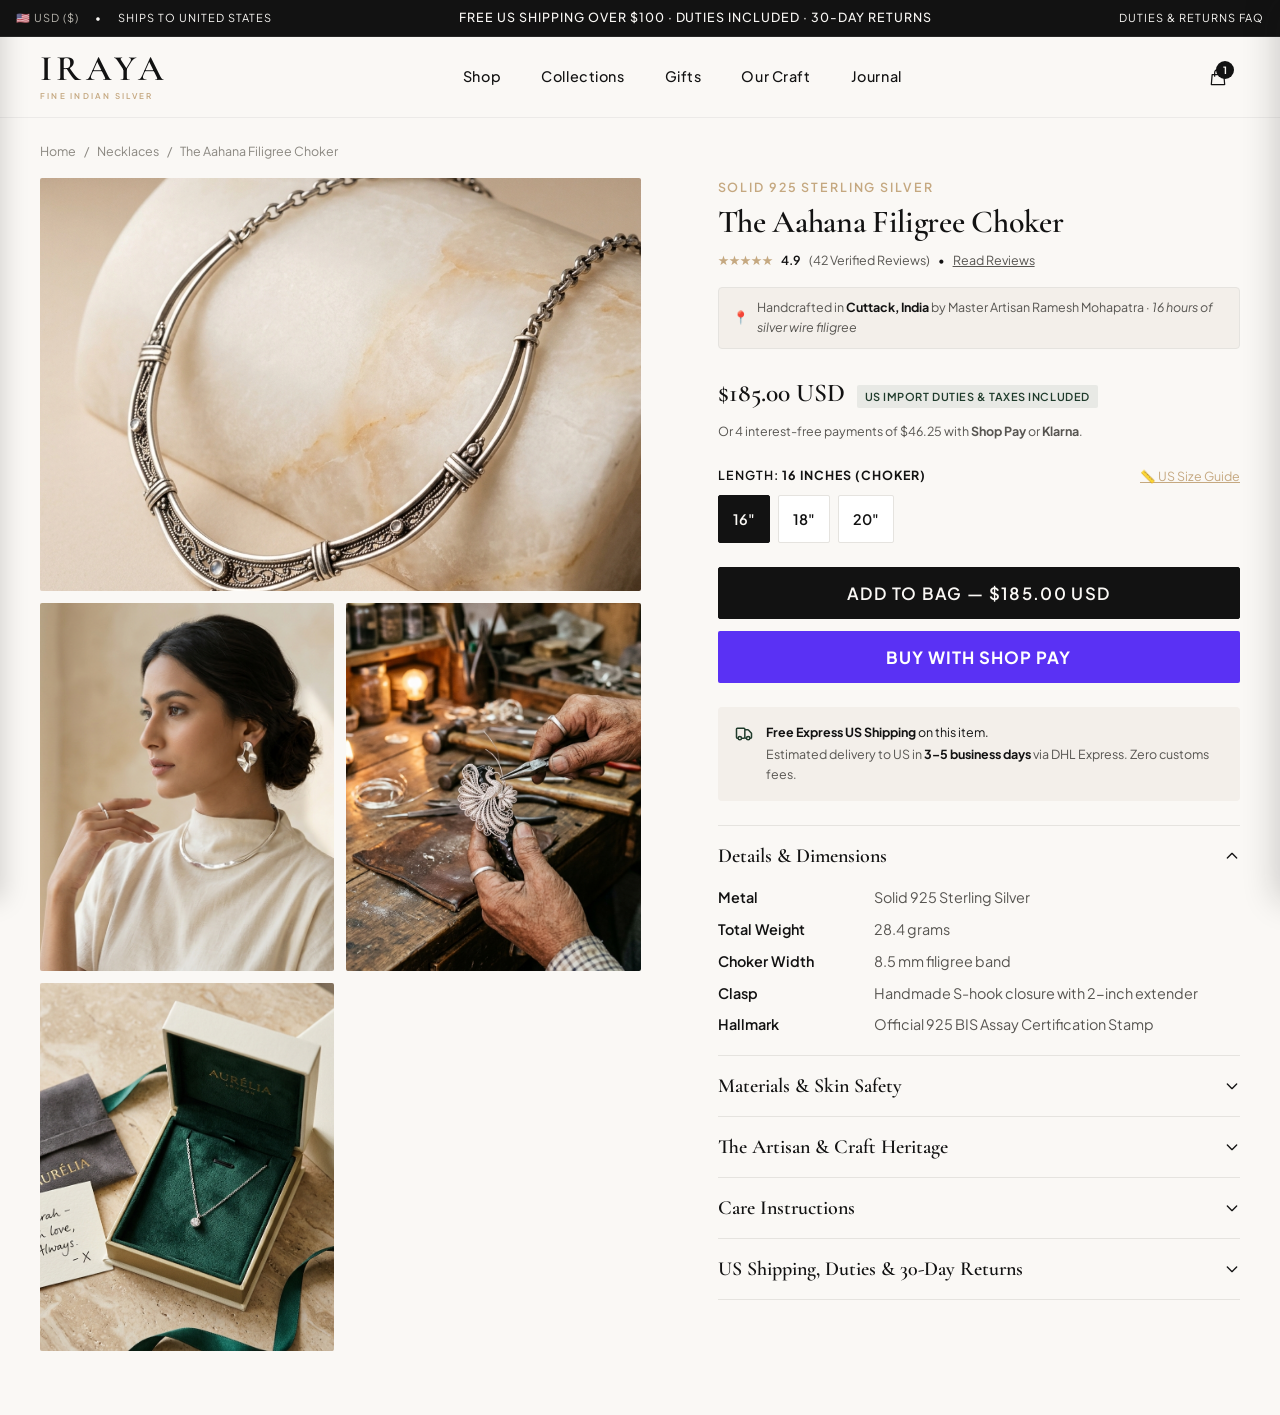
<file: pdp.html>
<!DOCTYPE html>
<html lang="en">
<head>
  <meta charset="utf-8">
  <meta name="viewport" content="width=device-width, initial-scale=1.0, maximum-scale=5.0, viewport-fit=cover">
  <title>The Aahana Filigree Choker — Solid 925 Silver | IRAYA</title>
  <meta name="description" content="Handcrafted in Cuttack, India using rare 500-year-old Tarakasi wire filigree. Pure 925 sterling silver with anti-tarnish coating. Free express US delivery.">

  <!-- Typography & Styles -->
  <link rel="preconnect" href="https://fonts.googleapis.com">
  <link rel="preconnect" href="https://fonts.gstatic.com" crossorigin>
  <link href="https://fonts.googleapis.com/css2?family=Cormorant+Garamond:ital,wght@0,400;0,500;0,600;0,700;1,400;1,600&family=Plus+Jakarta+Sans:wght@300;400;500;600;700&display=swap" rel="stylesheet">

  <link rel="stylesheet" href="assets/base.css">
  <link rel="stylesheet" href="assets/component-header.css">
  <link rel="stylesheet" href="assets/component-cart-drawer.css">
  <link rel="stylesheet" href="assets/component-product.css">
  <link rel="stylesheet" href="assets/component-sections.css">
</head>
<body class="template-product">

  <!-- Announcement Bar -->
  <div class="announcement-bar" role="region" aria-label="Announcement">
    <div class="announcement-bar__inner">
      <div class="announcement-bar__utility">
        <span class="currency-indicator">🇺🇸 USD ($)</span>
        <span>•</span>
        <span>Ships to United States</span>
      </div>
      <div class="announcement-bar__message">
        Free US shipping over $100 · Duties included · 30-day returns
      </div>
      <div class="announcement-bar__utility">
        <a href="index.html#trust" class="text-inverse-muted">Duties & Returns FAQ</a>
      </div>
    </div>
  </div>

  <!-- Header -->
  <header class="site-header" id="SiteHeader">
    <div class="header-inner">
      <button type="button" class="mobile-nav-toggle" aria-label="Open navigation menu">
        <svg width="24" height="24" fill="none" stroke="currentColor" viewBox="0 0 24 24">
          <path stroke-linecap="round" stroke-linejoin="round" stroke-width="1.5" d="M4 6h16M4 12h16M4 18h16"/>
        </svg>
      </button>

      <div class="site-logo">
        <a href="index.html" class="site-logo__text">IRAYA</a>
        <span class="site-logo__tagline">Fine Indian Silver</span>
      </div>

      <nav class="header-nav" aria-label="Primary">
        <div class="nav-item"><a href="plp.html" class="nav-link">Shop</a></div>
        <div class="nav-item"><a href="plp.html" class="nav-link">Collections</a></div>
        <div class="nav-item"><a href="index.html#gifting" class="nav-link">Gifts</a></div>
        <div class="nav-item"><a href="our-craft.html" class="nav-link">Our Craft</a></div>
        <div class="nav-item"><a href="index.html#reviews" class="nav-link">Journal</a></div>
      </nav>

      <div class="header-actions">
        <button type="button" class="header-action-btn" data-cart-trigger aria-label="Shopping Bag">
          <svg width="22" height="22" fill="none" stroke="currentColor" viewBox="0 0 24 24">
            <path stroke-linecap="round" stroke-linejoin="round" stroke-width="1.5" d="M16 11V7a4 4 0 00-8 0v4M5 9h14l1 12H4L5 9z"/>
          </svg>
          <span class="cart-bubble cart-count-badge">1</span>
        </button>
      </div>
    </div>
  </header>

  <!-- Mobile Drawer -->
  <div id="MobileDrawer" class="mobile-drawer" role="dialog" aria-modal="true" aria-label="Mobile Navigation">
    <div class="mobile-drawer__header">
      <div class="site-logo">
        <span class="site-logo__text" style="font-size: 22px;">IRAYA</span>
      </div>
      <button type="button" class="mobile-drawer__close" aria-label="Close menu">✕</button>
    </div>
    <div class="mobile-drawer__content">
      <ul class="mobile-nav__list">
        <li class="mobile-nav__item"><a href="plp.html" class="mobile-nav__link">Shop All</a></li>
        <li class="mobile-nav__item"><a href="plp.html?cat=earrings" class="mobile-nav__link">Earrings & Jhumkas</a></li>
        <li class="mobile-nav__item"><a href="plp.html?cat=necklaces" class="mobile-nav__link">Necklaces & Chokers</a></li>
        <li class="mobile-nav__item"><a href="our-craft.html" class="mobile-nav__link">Our Craft & Story</a></li>
      </ul>
    </div>
  </div>

  <main id="MainContent">
    <div class="pdp-container page-width">
      <!-- Breadcrumbs -->
      <nav class="breadcrumbs" aria-label="Breadcrumb">
        <a href="index.html">Home</a>
        <span>/</span>
        <a href="plp.html">Necklaces</a>
        <span>/</span>
        <span>The Aahana Filigree Choker</span>
      </nav>

      <div class="pdp-grid">
        <!-- Gallery -->
        <div class="pdp-gallery">
          <div class="gallery-slider">
            <div class="gallery-slide">
              <img src="assets/images/cat-necklaces.jpg" alt="Studio Shot — Front View" loading="eager" fetchpriority="high">
            </div>
            <div class="gallery-slide">
              <img src="assets/images/hero-editorial.jpg" alt="On-Model Lifestyle View" loading="lazy">
            </div>
            <div class="gallery-slide">
              <img src="assets/images/craft-artisan.jpg" alt="Artisan Craftsmanship Detail" loading="lazy">
            </div>
            <div class="gallery-slide">
              <img src="assets/images/gift-packaging.jpg" alt="Signature Packaging & Unboxing" loading="lazy">
            </div>
          </div>

          <div class="gallery-pagination">
            <span class="gallery-dot is-active"></span>
            <span class="gallery-dot"></span>
            <span class="gallery-dot"></span>
            <span class="gallery-dot"></span>
          </div>
        </div>

        <!-- Purchase Info Column -->
        <div class="pdp-info">
          <span class="pdp-tagline">Solid 925 Sterling Silver</span>
          <h1 class="pdp-title">The Aahana Filigree Choker</h1>

          <div class="pdp-reviews-summary">
            <div class="pdp-stars">★★★★★</div>
            <span style="font-weight: 600;">4.9</span>
            <span class="text-muted">(42 Verified Reviews)</span>
            <span>•</span>
            <a href="#reviews" class="text-muted" style="text-decoration: underline;">Read Reviews</a>
          </div>

          <!-- Provenance Micro-Badge -->
          <div class="pdp-provenance-badge">
            <span>📍</span>
            <div>Handcrafted in <strong>Cuttack, India</strong> by Master Artisan Ramesh Mohapatra · <em>16 hours of silver wire filigree</em></div>
          </div>

          <!-- Price & Duties Row -->
          <div class="pdp-price-row">
            <span class="pdp-price">$185.00 USD</span>
            <span class="pdp-duties-badge">US Import Duties & Taxes Included</span>
          </div>

          <p class="pdp-installments">
            Or 4 interest-free payments of $46.25 with <strong>Shop Pay</strong> or <strong>Klarna</strong>.
          </p>

          <!-- US Sizing / Options Selector -->
          <div class="pdp-option-group">
            <div class="pdp-option-header">
              <span class="pdp-option-label">Length: <strong id="SelectedSizeDisplay">16 inches (Choker)</strong></span>
              <button type="button" class="pdp-size-guide-trigger" data-modal-open="SizeGuideModal">
                <span>📏 US Size Guide</span>
              </button>
            </div>

            <div class="size-swatches">
              <button type="button" class="size-swatch is-selected" data-value="16 inches (Choker)">16"</button>
              <button type="button" class="size-swatch" data-value="18 inches (Collar)">18"</button>
              <button type="button" class="size-swatch" data-value="20 inches (Princess)">20"</button>
            </div>
          </div>

          <!-- Primary Action Buttons -->
          <div class="pdp-actions">
            <button 
              type="button" 
              id="MainProductCTA" 
              class="btn btn--primary pdp-add-to-cart"
              onclick="window.Iraya.addItem({
                id: 101,
                title: 'The Aahana Filigree Choker',
                variant: document.getElementById('SelectedSizeDisplay') ? document.getElementById('SelectedSizeDisplay').textContent : '16 inches',
                price: 185.00,
                image: 'assets/images/cat-necklaces.jpg'
              })"
            >
              Add to Bag — $185.00 USD
            </button>

            <button 
              type="button" 
              class="btn pdp-buy-now"
              onclick="window.Iraya.openCartDrawer()"
            >
              Buy with Shop Pay
            </button>
          </div>

          <!-- US Delivery Estimator -->
          <div class="pdp-delivery-box">
            <svg fill="none" stroke="currentColor" viewBox="0 0 24 24">
              <path stroke-linecap="round" stroke-linejoin="round" stroke-width="1.8" d="M13 16V6a1 1 0 00-1-1H4a1 1 0 00-1 1v10a1 1 0 001 1h1m8-1a1 1 0 01-1 1H9m4-1V8a1 1 0 011-1h2.586a1 1 0 01.707.293l3.414 3.414a1 1 0 01.293.707V16a1 1 0 01-1 1h-1m-6-1a1 1 0 001 1h1M5 17a2 2 0 104 0m-4 0a2 2 0 114 0m6 0a2 2 0 104 0m-4 0a2 2 0 114 0"/>
            </svg>
            <div>
              <div><strong>Free Express US Shipping</strong> on this item.</div>
              <div class="text-muted" style="margin-top: 2px;">Estimated delivery to US in <strong>3–5 business days</strong> via DHL Express. Zero customs fees.</div>
            </div>
          </div>

          <!-- Accordion Tabs -->
          <div class="pdp-accordions">
            <div class="accordion-item is-active">
              <button type="button" class="accordion-trigger">
                <span>Details & Dimensions</span>
                <svg fill="none" stroke="currentColor" viewBox="0 0 24 24"><path stroke-linecap="round" stroke-linejoin="round" stroke-width="2" d="M19 9l-7 7-7-7"/></svg>
              </button>
              <div class="accordion-content">
                <dl class="spec-list">
                  <dt>Metal</dt>
                  <dd>Solid 925 Sterling Silver</dd>
                  <dt>Total Weight</dt>
                  <dd>28.4 grams</dd>
                  <dt>Choker Width</dt>
                  <dd>8.5 mm filigree band</dd>
                  <dt>Clasp</dt>
                  <dd>Handmade S-hook closure with 2-inch extender</dd>
                  <dt>Hallmark</dt>
                  <dd>Official 925 BIS Assay Certification Stamp</dd>
                </dl>
              </div>
            </div>

            <div class="accordion-item">
              <button type="button" class="accordion-trigger">
                <span>Materials & Skin Safety</span>
                <svg fill="none" stroke="currentColor" viewBox="0 0 24 24"><path stroke-linecap="round" stroke-linejoin="round" stroke-width="2" d="M19 9l-7 7-7-7"/></svg>
              </button>
              <div class="accordion-content">
                <p>Guaranteed 100% hypoallergenic, nickel-free, and lead-free. Finished with an invisible organic anti-tarnish micro-shield that preserves natural silver brilliance while preventing oxidation from air and humidity.</p>
              </div>
            </div>

            <div class="accordion-item">
              <button type="button" class="accordion-trigger">
                <span>The Artisan & Craft Heritage</span>
                <svg fill="none" stroke="currentColor" viewBox="0 0 24 24"><path stroke-linecap="round" stroke-linejoin="round" stroke-width="2" d="M19 9l-7 7-7-7"/></svg>
              </button>
              <div class="accordion-content">
                <p>Shaped through <em>Tarakasi</em>, a 500-year-old filigree technique indigenous to Cuttack. Each piece requires two days of careful wire annealing, scrolling, and microscopic soldering by generational artisans.</p>
              </div>
            </div>

            <div class="accordion-item">
              <button type="button" class="accordion-trigger">
                <span>Care Instructions</span>
                <svg fill="none" stroke="currentColor" viewBox="0 0 24 24"><path stroke-linecap="round" stroke-linejoin="round" stroke-width="2" d="M19 9l-7 7-7-7"/></svg>
              </button>
              <div class="accordion-content">
                <p>Wipe with the enclosed microfiber polishing cloth after wear. Store inside the airtight anti-tarnish velvet pouch when not in use. Avoid direct contact with bleach, chlorine, and harsh chemical perfumes.</p>
              </div>
            </div>

            <div class="accordion-item">
              <button type="button" class="accordion-trigger">
                <span>US Shipping, Duties & 30-Day Returns</span>
                <svg fill="none" stroke="currentColor" viewBox="0 0 24 24"><path stroke-linecap="round" stroke-linejoin="round" stroke-width="2" d="M19 9l-7 7-7-7"/></svg>
              </button>
              <div class="accordion-content">
                <p>Orders are dispatched with DHL Express. All US customs duties and import taxes are 100% pre-paid by Iraya. Enjoy 30 days to try your piece at home; domestic US returns are processed through our California logistics hub.</p>
              </div>
            </div>
          </div>
        </div>
      </div>
    </div>
  </main>

  <!-- Sticky Mobile Action Bar -->
  <div id="StickyMobileBar" class="sticky-mobile-bar" data-product-handle="aahana-choker">
    <div class="sticky-bar__inner">
      <div class="sticky-bar__media">
        <img src="assets/images/cat-necklaces.jpg" alt="The Aahana Filigree Choker" class="sticky-bar__thumb" width="42" height="42">
        <div class="sticky-bar__info">
          <span class="sticky-bar__title">The Aahana Choker</span>
          <span class="sticky-bar__price">$185.00 USD</span>
        </div>
      </div>
      
      <button 
        type="button" 
        id="StickyBarButton"
        class="btn btn--primary sticky-bar__cta"
        onclick="document.getElementById('MainProductCTA').click()"
      >
        <span>Add to Bag</span>
      </button>
    </div>
  </div>

  <!-- Size Guide Modal -->
  <div id="SizeGuideModal" class="modal-dialog" role="dialog" aria-modal="true" aria-label="Size Guide">
    <div class="modal-header">
      <h3 class="modal-title">US Jewelry Sizing Guide</h3>
      <button type="button" class="cart-drawer__close" data-modal-close aria-label="Close modal">✕</button>
    </div>
    <div class="modal-body">
      <p class="text-sm text-muted">All Iraya necklaces, rings, and bracelets conform to standard US sizing measurements.</p>
      
      <table class="size-table">
        <thead>
          <tr>
            <th>US Size</th>
            <th>Circumference (Inches)</th>
            <th>Diameter (mm)</th>
            <th>Indian Standard</th>
          </tr>
        </thead>
        <tbody>
          <tr><td>US 5</td><td>1.94"</td><td>15.7 mm</td><td>Size 9–10</td></tr>
          <tr><td>US 6</td><td>2.04"</td><td>16.5 mm</td><td>Size 12</td></tr>
          <tr><td>US 7</td><td>2.14"</td><td>17.3 mm</td><td>Size 14</td></tr>
          <tr><td>US 8</td><td>2.24"</td><td>18.1 mm</td><td>Size 16–17</td></tr>
          <tr><td>US 9</td><td>2.35"</td><td>19.0 mm</td><td>Size 19</td></tr>
        </tbody>
      </table>

      <div style="margin-top: 20px; padding: 14px; background: var(--color-bg-subtle); border-radius: 4px;">
        <h4 style="font-size: 13px; font-weight: 600; margin-bottom: 4px;">Printable Ring Sizer Available</h4>
        <p class="text-xs text-muted">Download our 1:1 scale printable PDF ring sizer to measure existing rings with 100% accuracy.</p>
      </div>
    </div>
  </div>

  <!-- Cart Drawer -->
  <div id="CartDrawer" class="cart-drawer" role="dialog" aria-modal="true" aria-label="Your Bag">
    <div class="cart-drawer__header">
      <h3 class="cart-drawer__title">
        Your Bag
        <span class="cart-drawer__count cart-count-badge">1</span>
      </h3>
      <button type="button" class="cart-drawer__close" aria-label="Close cart">✕</button>
    </div>

    <div class="cart-shipping-bar" id="CartShippingBar">
      <div class="cart-shipping-bar__text">
        You have unlocked <strong>Free US Shipping!</strong>
      </div>
      <div class="cart-shipping-bar__track">
        <div class="cart-shipping-bar__progress" style="width: 100%;"></div>
      </div>
    </div>

    <div class="cart-drawer__body">
      <div class="cart-items" id="CartItemsList"></div>

      <div class="cart-addons">
        <label class="gift-wrap-toggle">
          <input type="checkbox" id="GiftWrapCheckbox">
          <div>
            <strong>Add Signature Gift Box & Handwritten Note (+$5.00)</strong>
            <div class="text-muted" style="font-size: 11px;">Arrives ready to gift with wax seal ribbon and personalized card.</div>
          </div>
        </label>
        <textarea id="GiftMessageBox" class="gift-message-box" placeholder="Write your personalized gift message here..." rows="2"></textarea>
      </div>
    </div>

    <div class="cart-drawer__footer">
      <div class="cart-subtotal">
        <span class="cart-subtotal__label">Estimated Total</span>
        <span class="cart-subtotal__value" id="CartSubtotalValue">$185.00 USD</span>
      </div>

      <div class="cart-duties-note">
        <svg width="14" height="14" fill="none" stroke="currentColor" viewBox="0 0 24 24"><path stroke-linecap="round" stroke-linejoin="round" stroke-width="2" d="M5 13l4 4L19 7"/></svg>
        <span>US Import Duties, Taxes & Free Shipping Included</span>
      </div>

      <button type="button" class="btn btn--primary btn--full cart-checkout-btn" onclick="alert('Proceeding to Shopify US Checkout...');">
        Proceed to US Checkout
      </button>
    </div>
  </div>

  <div id="SiteOverlay" class="site-overlay" aria-hidden="true"></div>

  <script src="assets/global.js"></script>
</body>
</html>
</file>
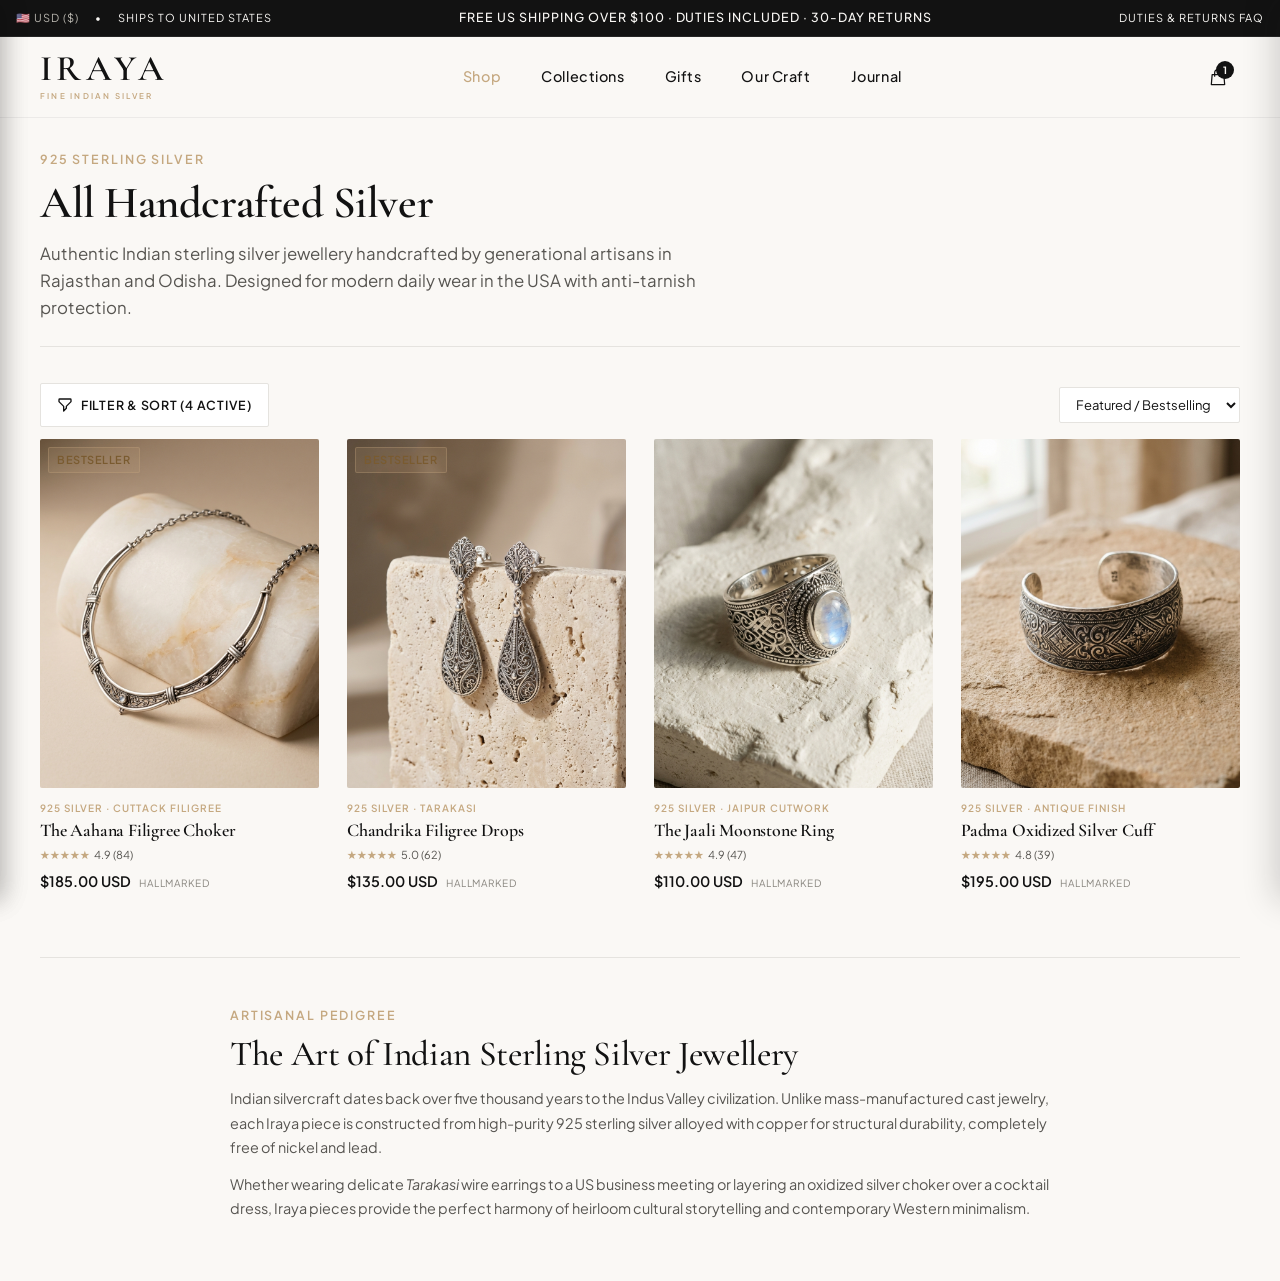
<file: plp.html>
<!DOCTYPE html>
<html lang="en">
<head>
  <meta charset="utf-8">
  <meta name="viewport" content="width=device-width, initial-scale=1.0, maximum-scale=5.0, viewport-fit=cover">
  <title>Fine Indian Silver Jewellery — All Handcrafted Pieces | IRAYA</title>
  <meta name="description" content="Shop handcrafted Indian 925 sterling silver necklaces, earrings, rings, and bracelets in the USA. Certified hallmarking, hypoallergenic, free express US delivery.">

  <!-- Typography & Styles -->
  <link rel="preconnect" href="https://fonts.googleapis.com">
  <link rel="preconnect" href="https://fonts.gstatic.com" crossorigin>
  <link href="https://fonts.googleapis.com/css2?family=Cormorant+Garamond:ital,wght@0,400;0,500;0,600;0,700;1,400;1,600&family=Plus+Jakarta+Sans:wght@300;400;500;600;700&display=swap" rel="stylesheet">

  <link rel="stylesheet" href="assets/base.css">
  <link rel="stylesheet" href="assets/component-header.css">
  <link rel="stylesheet" href="assets/component-cart-drawer.css">
  <link rel="stylesheet" href="assets/component-collection.css">
  <link rel="stylesheet" href="assets/component-sections.css">
</head>
<body class="template-collection">

  <!-- Announcement Bar -->
  <div class="announcement-bar" role="region" aria-label="Announcement">
    <div class="announcement-bar__inner">
      <div class="announcement-bar__utility">
        <span class="currency-indicator">🇺🇸 USD ($)</span>
        <span>•</span>
        <span>Ships to United States</span>
      </div>
      <div class="announcement-bar__message">
        Free US shipping over $100 · Duties included · 30-day returns
      </div>
      <div class="announcement-bar__utility">
        <a href="index.html#trust" class="text-inverse-muted">Duties & Returns FAQ</a>
      </div>
    </div>
  </div>

  <!-- Header -->
  <header class="site-header" id="SiteHeader">
    <div class="header-inner">
      <button type="button" class="mobile-nav-toggle" aria-label="Open navigation menu">
        <svg width="24" height="24" fill="none" stroke="currentColor" viewBox="0 0 24 24">
          <path stroke-linecap="round" stroke-linejoin="round" stroke-width="1.5" d="M4 6h16M4 12h16M4 18h16"/>
        </svg>
      </button>

      <div class="site-logo">
        <a href="index.html" class="site-logo__text">IRAYA</a>
        <span class="site-logo__tagline">Fine Indian Silver</span>
      </div>

      <nav class="header-nav" aria-label="Primary">
        <div class="nav-item"><a href="plp.html" class="nav-link" style="color: var(--color-gold-accent);">Shop</a></div>
        <div class="nav-item"><a href="plp.html" class="nav-link">Collections</a></div>
        <div class="nav-item"><a href="index.html#gifting" class="nav-link">Gifts</a></div>
        <div class="nav-item"><a href="our-craft.html" class="nav-link">Our Craft</a></div>
        <div class="nav-item"><a href="index.html#reviews" class="nav-link">Journal</a></div>
      </nav>

      <div class="header-actions">
        <button type="button" class="header-action-btn" data-cart-trigger aria-label="Shopping Bag">
          <svg width="22" height="22" fill="none" stroke="currentColor" viewBox="0 0 24 24">
            <path stroke-linecap="round" stroke-linejoin="round" stroke-width="1.5" d="M16 11V7a4 4 0 00-8 0v4M5 9h14l1 12H4L5 9z"/>
          </svg>
          <span class="cart-bubble cart-count-badge">1</span>
        </button>
      </div>
    </div>
  </header>

  <!-- Mobile Drawer -->
  <div id="MobileDrawer" class="mobile-drawer" role="dialog" aria-modal="true" aria-label="Mobile Navigation">
    <div class="mobile-drawer__header">
      <div class="site-logo">
        <span class="site-logo__text" style="font-size: 22px;">IRAYA</span>
      </div>
      <button type="button" class="mobile-drawer__close" aria-label="Close menu">✕</button>
    </div>
    <div class="mobile-drawer__content">
      <ul class="mobile-nav__list">
        <li class="mobile-nav__item"><a href="index.html" class="mobile-nav__link">Home</a></li>
        <li class="mobile-nav__item"><a href="plp.html" class="mobile-nav__link">Shop All</a></li>
        <li class="mobile-nav__item"><a href="our-craft.html" class="mobile-nav__link">Our Craft & Story</a></li>
      </ul>
    </div>
  </div>

  <main id="MainContent">
    <div class="plp-container page-width">
      <div class="plp-header">
        <span class="section-eyebrow">925 Sterling Silver</span>
        <h1 class="section-title" style="font-size: clamp(2rem, 3.5vw, 3rem);">All Handcrafted Silver</h1>
        <p class="section-description" style="max-width: 680px;">
          Authentic Indian sterling silver jewellery handcrafted by generational artisans in Rajasthan and Odisha. Designed for modern daily wear in the USA with anti-tarnish protection.
        </p>
      </div>

      <!-- Toolbar -->
      <div class="plp-toolbar">
        <button type="button" class="filter-trigger-btn" data-filter-trigger>
          <svg width="16" height="16" fill="none" stroke="currentColor" viewBox="0 0 24 24">
            <path stroke-linecap="round" stroke-linejoin="round" stroke-width="2" d="M3 4a1 1 0 011-1h16a1 1 0 011 1v2.586a1 1 0 01-.293.707l-6.414 6.414a1 1 0 00-.293.707V17l-4 4v-6.586a1 1 0 00-.293-.707L3.293 7.293A1 1 0 013 6.586V4z"/>
          </svg>
          <span>Filter & Sort (4 Active)</span>
        </button>

        <div class="sort-select-wrap">
          <select class="sort-select" aria-label="Sort products">
            <option value="featured">Featured / Bestselling</option>
            <option value="price-low">Price: Low to High</option>
            <option value="price-high">Price: High to Low</option>
            <option value="newest">Newest Drops</option>
          </select>
        </div>
      </div>

      <!-- Product Grid -->
      <div class="product-grid">
        <!-- Item 1: Necklace -->
        <div class="product-card">
          <div class="product-card__media">
            <a href="pdp.html">
              <img src="assets/images/cat-necklaces.jpg" alt="The Aahana Filigree Choker" class="product-card__image-primary" loading="lazy">
              <img src="assets/images/hero-editorial.jpg" alt="The Aahana on model" class="product-card__image-secondary" loading="lazy">
            </a>
            <div class="product-card__badges">
              <span class="badge badge--gold">Bestseller</span>
            </div>
            <button type="button" class="product-card__quick-add" onclick="window.Iraya.addItem({id: 101, title: 'The Aahana Filigree Choker', price: 185.00, image: 'assets/images/cat-necklaces.jpg'})">
              + Quick Add to Bag
            </button>
          </div>
          <div class="product-card__content">
            <span class="product-card__craft-tag">925 Silver · Cuttack Filigree</span>
            <h3 class="product-card__title"><a href="pdp.html">The Aahana Filigree Choker</a></h3>
            <div class="product-card__rating">
              <span style="color: #C5A880;">★★★★★</span>
              <span>4.9 (84)</span>
            </div>
            <div class="product-card__price-row">
              <span class="product-card__price">$185.00 USD</span>
              <span class="product-card__hallmark">Hallmarked</span>
            </div>
          </div>
        </div>

        <!-- Item 2: Earrings -->
        <div class="product-card">
          <div class="product-card__media">
            <a href="pdp.html">
              <img src="assets/images/cat-earrings.jpg" alt="Chandrika Filigree Drops" class="product-card__image-primary" loading="lazy">
              <img src="assets/images/hero-editorial.jpg" alt="Chandrika on model" class="product-card__image-secondary" loading="lazy">
            </a>
            <div class="product-card__badges">
              <span class="badge badge--gold">Bestseller</span>
            </div>
            <button type="button" class="product-card__quick-add" onclick="window.Iraya.addItem({id: 102, title: 'Chandrika Filigree Drops', price: 135.00, image: 'assets/images/cat-earrings.jpg'})">
              + Quick Add to Bag
            </button>
          </div>
          <div class="product-card__content">
            <span class="product-card__craft-tag">925 Silver · Tarakasi</span>
            <h3 class="product-card__title"><a href="pdp.html">Chandrika Filigree Drops</a></h3>
            <div class="product-card__rating">
              <span style="color: #C5A880;">★★★★★</span>
              <span>5.0 (62)</span>
            </div>
            <div class="product-card__price-row">
              <span class="product-card__price">$135.00 USD</span>
              <span class="product-card__hallmark">Hallmarked</span>
            </div>
          </div>
        </div>

        <!-- Item 3: Ring -->
        <div class="product-card">
          <div class="product-card__media">
            <a href="pdp.html">
              <img src="assets/images/cat-rings.jpg" alt="The Jaali Moonstone Ring" class="product-card__image-primary" loading="lazy">
              <img src="assets/images/craft-artisan.jpg" alt="Jaali Ring on hand" class="product-card__image-secondary" loading="lazy">
            </a>
            <button type="button" class="product-card__quick-add" onclick="window.Iraya.addItem({id: 103, title: 'The Jaali Moonstone Ring', price: 110.00, image: 'assets/images/cat-rings.jpg'})">
              + Quick Add to Bag
            </button>
          </div>
          <div class="product-card__content">
            <span class="product-card__craft-tag">925 Silver · Jaipur Cutwork</span>
            <h3 class="product-card__title"><a href="pdp.html">The Jaali Moonstone Ring</a></h3>
            <div class="product-card__rating">
              <span style="color: #C5A880;">★★★★★</span>
              <span>4.9 (47)</span>
            </div>
            <div class="product-card__price-row">
              <span class="product-card__price">$110.00 USD</span>
              <span class="product-card__hallmark">Hallmarked</span>
            </div>
          </div>
        </div>

        <!-- Item 4: Bracelet -->
        <div class="product-card">
          <div class="product-card__media">
            <a href="pdp.html">
              <img src="assets/images/cat-bracelets.jpg" alt="Padma Oxidized Silver Cuff" class="product-card__image-primary" loading="lazy">
              <img src="assets/images/hero-editorial.jpg" alt="Padma on model" class="product-card__image-secondary" loading="lazy">
            </a>
            <button type="button" class="product-card__quick-add" onclick="window.Iraya.addItem({id: 104, title: 'Padma Oxidized Silver Cuff', price: 195.00, image: 'assets/images/cat-bracelets.jpg'})">
              + Quick Add to Bag
            </button>
          </div>
          <div class="product-card__content">
            <span class="product-card__craft-tag">925 Silver · Antique Finish</span>
            <h3 class="product-card__title"><a href="pdp.html">Padma Oxidized Silver Cuff</a></h3>
            <div class="product-card__rating">
              <span style="color: #C5A880;">★★★★★</span>
              <span>4.8 (39)</span>
            </div>
            <div class="product-card__price-row">
              <span class="product-card__price">$195.00 USD</span>
              <span class="product-card__hallmark">Hallmarked</span>
            </div>
          </div>
        </div>
      </div>

      <!-- Bottom Rich SEO Content Block -->
      <div class="plp-seo-block">
        <div class="plp-seo-block__inner">
          <span class="section-eyebrow">Artisanal Pedigree</span>
          <h3>The Art of Indian Sterling Silver Jewellery</h3>
          <p>
            Indian silvercraft dates back over five thousand years to the Indus Valley civilization. Unlike mass-manufactured cast jewelry, each Iraya piece is constructed from high-purity 925 sterling silver alloyed with copper for structural durability, completely free of nickel and lead.
          </p>
          <p>
            Whether wearing delicate <em>Tarakasi</em> wire earrings to a US business meeting or layering an oxidized silver choker over a cocktail dress, Iraya pieces provide the perfect harmony of heirloom cultural storytelling and contemporary Western minimalism.
          </p>
        </div>
      </div>
    </div>
  </main>

  <!-- Filter Drawer -->
  <div id="FilterDrawer" class="filter-drawer" role="dialog" aria-modal="true" aria-label="Filters">
    <div class="filter-drawer__header">
      <h3 class="filter-drawer__title">Filters</h3>
      <button type="button" class="cart-drawer__close filter-drawer__close" aria-label="Close filters">✕</button>
    </div>

    <div class="filter-drawer__body">
      <div class="filter-group">
        <h4 class="filter-group__title">Category</h4>
        <div class="filter-options">
          <label class="filter-option"><input type="checkbox" checked> Earrings & Jhumkas (18)</label>
          <label class="filter-option"><input type="checkbox" checked> Necklaces & Chokers (12)</label>
          <label class="filter-option"><input type="checkbox"> Rings & Jaali (15)</label>
          <label class="filter-option"><input type="checkbox"> Cuffs & Bangles (8)</label>
        </div>
      </div>

      <div class="filter-group">
        <h4 class="filter-group__title">Craft Technique</h4>
        <div class="filter-options">
          <label class="filter-option"><input type="checkbox"> Tarakasi Wire Filigree</label>
          <label class="filter-option"><input type="checkbox"> Meenakari Enameling</label>
          <label class="filter-option"><input type="checkbox"> Antique Oxidized Silver</label>
          <label class="filter-option"><input type="checkbox"> Jadau Kundan Silver</label>
        </div>
      </div>

      <div class="filter-group">
        <h4 class="filter-group__title">Price (USD)</h4>
        <div class="filter-options">
          <label class="filter-option"><input type="checkbox"> Under $100</label>
          <label class="filter-option"><input type="checkbox"> $100 – $200</label>
          <label class="filter-option"><input type="checkbox"> $200 – $350</label>
        </div>
      </div>
    </div>

    <div class="filter-drawer__footer">
      <button type="button" class="btn btn--secondary" style="flex: 1;" onclick="window.Iraya.closeFilterDrawer()">Clear</button>
      <button type="button" class="btn btn--primary" style="flex: 2;" onclick="window.Iraya.closeFilterDrawer()">Apply (4)</button>
    </div>
  </div>

  <!-- Cart Drawer -->
  <div id="CartDrawer" class="cart-drawer" role="dialog" aria-modal="true" aria-label="Your Bag">
    <div class="cart-drawer__header">
      <h3 class="cart-drawer__title">
        Your Bag
        <span class="cart-drawer__count cart-count-badge">1</span>
      </h3>
      <button type="button" class="cart-drawer__close" aria-label="Close cart">✕</button>
    </div>

    <div class="cart-shipping-bar" id="CartShippingBar">
      <div class="cart-shipping-bar__text">
        You have unlocked <strong>Free US Shipping!</strong>
      </div>
      <div class="cart-shipping-bar__track">
        <div class="cart-shipping-bar__progress" style="width: 100%;"></div>
      </div>
    </div>

    <div class="cart-drawer__body">
      <div class="cart-items" id="CartItemsList"></div>
    </div>

    <div class="cart-drawer__footer">
      <div class="cart-subtotal">
        <span class="cart-subtotal__label">Estimated Total</span>
        <span class="cart-subtotal__value" id="CartSubtotalValue">$185.00 USD</span>
      </div>
      <button type="button" class="btn btn--primary btn--full cart-checkout-btn" onclick="alert('Proceeding to Shopify US Checkout...');">
        Proceed to US Checkout
      </button>
    </div>
  </div>

  <div id="SiteOverlay" class="site-overlay" aria-hidden="true"></div>

  <script src="assets/global.js"></script>
</body>
</html>
</file>
<file: assets/base.css>
/* ==========================================================================
   IRAYA — Premium Indian Silver Jewellery Design System
   Architecture: Mobile-First, Touch-Ergonomic, WCAG AA Compliant
   ========================================================================== */

@import url('https://fonts.googleapis.com/css2?family=Cormorant+Garamond:ital,wght@0,400;0,500;0,600;0,700;1,400;1,600&family=Plus+Jakarta+Sans:wght@300;400;500;600;700&display=swap');

:root {
  /* Surface Colors */
  --color-bg-primary: #FAF8F5;          /* Warm Alabaster Canvas */
  --color-bg-secondary: #FFFFFF;        /* Crisp Elevated White */
  --color-bg-subtle: #F3EFEA;           /* Soft Linen Neutral */
  --color-bg-dark: #121212;             /* Deep Obsidian / Night Charcoal */
  --color-bg-dark-elevated: #1C1B1A;    /* Dark Card Surface */

  /* Text & Contrast Hierarchy (WCAG AA Compliant >= 4.5:1) */
  --color-text-primary: #121212;        /* Primary High-Contrast Charcoal */
  --color-text-secondary: #575551;      /* Refined Mid-Grey for Secondary Copy */
  --color-text-muted: #8A8780;          /* Subdued Metadata / Footnotes */
  --color-text-inverse: #FAF8F5;        /* Light Text on Dark Surface */
  --color-text-inverse-muted: #B8B5AE;

  /* Brand Accents & Materiality */
  --color-gold-accent: #C5A880;         /* Muted Antique Gold */
  --color-gold-hover: #AF926B;
  --color-silver-trim: #E5E3DF;         /* Fine Silver Line Separator */
  --color-silver-highlight: #F7F7F9;
  --color-forest: #1F3B2B;              /* Deep Heritage Emerald for Trust & Stock */
  --color-terracotta: #A85A48;          /* Warm Earthy Accent for Alerts */

  /* Borders & Shadows */
  --border-subtle: 1px solid var(--color-silver-trim);
  --border-gold: 1px solid rgba(197, 168, 128, 0.4);
  --shadow-sm: 0 2px 8px rgba(18, 18, 18, 0.04);
  --shadow-md: 0 8px 24px rgba(18, 18, 18, 0.08);
  --shadow-lg: 0 16px 40px rgba(18, 18, 18, 0.12);
  --shadow-drawer: -4px 0 32px rgba(18, 18, 18, 0.2);

  /* Typography Families */
  --font-serif: 'Cormorant Garamond', Georgia, serif;
  --font-sans: 'Plus Jakarta Sans', -apple-system, BlinkMacSystemFont, 'Segoe UI', Roboto, sans-serif;

  /* Fluid Typography Scale (Mobile 375px -> Desktop 1440px via clamp) */
  --text-xs: clamp(0.72rem, 0.7rem + 0.15vw, 0.78rem);      /* ~12px */
  --text-sm: clamp(0.84rem, 0.8rem + 0.2vw, 0.9rem);        /* ~14px */
  --text-base: clamp(0.96rem, 0.92rem + 0.25vw, 1.05rem);   /* ~16px (No iOS auto-zoom) */
  --text-md: clamp(1.1rem, 1.02rem + 0.4vw, 1.25rem);      /* ~18-20px */
  --text-lg: clamp(1.3rem, 1.18rem + 0.7vw, 1.6rem);       /* ~22-26px */
  --text-xl: clamp(1.7rem, 1.45rem + 1.2vw, 2.2rem);       /* ~28-35px */
  --text-2xl: clamp(2.1rem, 1.8rem + 1.8vw, 3.2rem);       /* ~34-51px */
  --text-hero: clamp(2.6rem, 2.1rem + 2.6vw, 4.2rem);      /* ~42-67px */

  /* Touch Ergonomics & Spatial System */
  --tap-target-min: 48px;
  --space-unit: 8px;
  --space-1: 4px;
  --space-2: 8px;
  --space-3: 12px;
  --space-4: 16px;
  --space-6: 24px;
  --space-8: 32px;
  --space-12: 48px;
  --space-16: 64px;
  --space-20: 80px;

  /* Safe Area Insets (iPhone notch & dynamic island support) */
  --safe-top: env(safe-area-inset-top, 0px);
  --safe-bottom: env(safe-area-inset-bottom, 0px);

  /* Layout Widths */
  --page-width-sm: 800px;
  --page-width: 1280px;
  --page-width-wide: 1440px;
  --page-padding: clamp(16px, 4vw, 40px);

  /* Transitions */
  --ease-out-smooth: cubic-bezier(0.16, 1, 0.3, 1);
  --transition-fast: 0.15s ease;
  --transition-normal: 0.3s var(--ease-out-smooth);
}

/* ==========================================================================
   Base Resets & Normalization
   ========================================================================== */
*, *::before, *::after {
  box-sizing: border-box;
  margin: 0;
  padding: 0;
}

html {
  font-size: 16px;
  -webkit-text-size-adjust: 100%;
  text-rendering: optimizeLegibility;
  scroll-behavior: smooth;
  background-color: var(--color-bg-primary);
  color: var(--color-text-primary);
}

body {
  font-family: var(--font-sans);
  font-size: var(--text-base);
  line-height: 1.6;
  font-weight: 400;
  color: var(--color-text-primary);
  background-color: var(--color-bg-primary);
  min-height: 100vh;
  display: flex;
  flex-direction: column;
  overflow-x: hidden;
  -webkit-font-smoothing: antialiased;
}

body.overflow-hidden {
  overflow: hidden !important;
  touch-action: none;
}

img, svg, video {
  display: block;
  max-width: 100%;
  height: auto;
}

a {
  color: inherit;
  text-decoration: none;
  transition: color var(--transition-fast);
}

button {
  font-family: inherit;
  background: none;
  border: none;
  cursor: pointer;
  color: inherit;
  touch-action: manipulation;
  -webkit-tap-highlight-color: transparent;
}

input, select, textarea {
  font-family: var(--font-sans);
  font-size: 16px; /* Guaranteed >= 16px to prevent iOS Safari auto-zoom */
  color: inherit;
}

ul, ol {
  list-style: none;
}

/* ==========================================================================
   Typography Utilities
   ========================================================================== */
h1, h2, h3, h4, h5, h6,
.font-serif {
  font-family: var(--font-serif);
  font-weight: 500;
  line-height: 1.15;
  letter-spacing: -0.01em;
  color: var(--color-text-primary);
}

.font-sans {
  font-family: var(--font-sans);
}

.text-hero { font-size: var(--text-hero); line-height: 1.08; font-weight: 600; }
.text-2xl  { font-size: var(--text-2xl); line-height: 1.15; }
.text-xl   { font-size: var(--text-xl); line-height: 1.2; }
.text-lg   { font-size: var(--text-lg); line-height: 1.3; }
.text-md   { font-size: var(--text-md); line-height: 1.4; }
.text-sm   { font-size: var(--text-sm); line-height: 1.45; }
.text-xs   { font-size: var(--text-xs); line-height: 1.4; letter-spacing: 0.04em; text-transform: uppercase; }

.text-muted { color: var(--color-text-secondary); }
.text-center { text-align: center; }

/* ==========================================================================
   Layout Containers & Grids
   ========================================================================== */
.page-width {
  width: 100%;
  max-width: var(--page-width);
  margin-left: auto;
  margin-right: auto;
  padding-left: var(--page-padding);
  padding-right: var(--page-padding);
}

.page-width-wide {
  width: 100%;
  max-width: var(--page-width-wide);
  margin-left: auto;
  margin-right: auto;
  padding-left: var(--page-padding);
  padding-right: var(--page-padding);
}

.page-width-sm {
  width: 100%;
  max-width: var(--page-width-sm);
  margin-left: auto;
  margin-right: auto;
  padding-left: var(--page-padding);
  padding-right: var(--page-padding);
}

.section-spacing {
  padding-top: clamp(48px, 8vw, 96px);
  padding-bottom: clamp(48px, 8vw, 96px);
}

.section-header {
  margin-bottom: clamp(24px, 4vw, 48px);
}

.section-header.text-center {
  max-width: 680px;
  margin-left: auto;
  margin-right: auto;
}

.section-eyebrow {
  font-size: var(--text-xs);
  font-weight: 600;
  letter-spacing: 0.15em;
  text-transform: uppercase;
  color: var(--color-gold-accent);
  margin-bottom: var(--space-2);
  display: block;
}

.section-title {
  font-size: var(--text-2xl);
  font-family: var(--font-serif);
  font-weight: 600;
  color: var(--color-text-primary);
  margin-bottom: var(--space-3);
}

.section-description {
  font-size: var(--text-base);
  color: var(--color-text-secondary);
  line-height: 1.6;
}

/* ==========================================================================
   Buttons & Interactive Elements
   ========================================================================== */
.btn {
  display: inline-flex;
  align-items: center;
  justify-content: center;
  gap: var(--space-2);
  min-height: var(--tap-target-min);
  padding: 0 var(--space-6);
  border-radius: 2px;
  font-family: var(--font-sans);
  font-size: var(--text-sm);
  font-weight: 600;
  letter-spacing: 0.06em;
  text-transform: uppercase;
  cursor: pointer;
  transition: all var(--transition-normal);
  white-space: nowrap;
  position: relative;
  overflow: hidden;
}

.btn:active {
  transform: scale(0.97); /* Micro-tactile compression */
}

.btn--primary {
  background-color: var(--color-bg-dark);
  color: var(--color-text-inverse);
  border: 1px solid var(--color-bg-dark);
}

.btn--primary:hover {
  background-color: #2A2928;
  border-color: #2A2928;
}

.btn--secondary {
  background-color: transparent;
  color: var(--color-text-primary);
  border: 1px solid var(--color-text-primary);
}

.btn--secondary:hover {
  background-color: var(--color-text-primary);
  color: var(--color-text-inverse);
}

.btn--gold {
  background-color: var(--color-gold-accent);
  color: #121212;
  border: 1px solid var(--color-gold-accent);
  font-weight: 700;
}

.btn--gold:hover {
  background-color: var(--color-gold-hover);
  border-color: var(--color-gold-hover);
}

.btn--full {
  width: 100%;
}

.btn-link {
  display: inline-flex;
  align-items: center;
  gap: 6px;
  font-size: var(--text-sm);
  font-weight: 600;
  letter-spacing: 0.05em;
  text-transform: uppercase;
  border-bottom: 1px solid var(--color-text-primary);
  padding-bottom: 2px;
  transition: all var(--transition-fast);
}

.btn-link:hover {
  color: var(--color-gold-accent);
  border-color: var(--color-gold-accent);
  transform: translateX(3px);
}

/* ==========================================================================
   Badges & Micro-Elements
   ========================================================================== */
.badge {
  display: inline-flex;
  align-items: center;
  gap: 4px;
  padding: 3px 8px;
  font-size: 11px;
  font-weight: 600;
  letter-spacing: 0.05em;
  text-transform: uppercase;
  border-radius: 2px;
}

.badge--hallmark {
  background: rgba(18, 18, 18, 0.06);
  color: var(--color-text-primary);
  border: 1px solid rgba(18, 18, 18, 0.12);
}

.badge--gold {
  background: rgba(197, 168, 128, 0.15);
  color: #7A5B30;
  border: 1px solid rgba(197, 168, 128, 0.3);
}

.badge--forest {
  background: rgba(31, 59, 43, 0.1);
  color: var(--color-forest);
  border: 1px solid rgba(31, 59, 43, 0.25);
}

/* ==========================================================================
   Overlay Backdrop
   ========================================================================== */
.site-overlay {
  position: fixed;
  inset: 0;
  background: rgba(18, 18, 18, 0.55);
  backdrop-filter: blur(4px);
  -webkit-backdrop-filter: blur(4px);
  z-index: 900;
  opacity: 0;
  visibility: hidden;
  transition: opacity var(--transition-normal), visibility var(--transition-normal);
}

.site-overlay.is-visible {
  opacity: 1;
  visibility: visible;
}

/* Reduced Motion */
@media (prefers-reduced-motion: reduce) {
  *, *::before, *::after {
    animation-duration: 0.001ms !important;
    animation-iteration-count: 1 !important;
    transition-duration: 0.001ms !important;
    scroll-behavior: auto !important;
  }
}
</file>
<file: assets/component-header.css>
/* ==========================================================================
   IRAYA — Header, Announcement Bar & Navigation Components
   ========================================================================== */

/* Announcement Bar */
.announcement-bar {
  background-color: var(--color-bg-dark);
  color: var(--color-text-inverse);
  font-size: var(--text-xs);
  letter-spacing: 0.08em;
  text-transform: uppercase;
  padding: 8px 16px;
  position: relative;
  z-index: 1010;
  border-bottom: 1px solid rgba(255, 255, 255, 0.08);
}

.announcement-bar__inner {
  display: flex;
  align-items: center;
  justify-content: space-between;
  max-width: var(--page-width);
  margin: 0 auto;
}

.announcement-bar__message {
  flex: 1;
  text-align: center;
  font-weight: 500;
}

.announcement-bar__message strong {
  color: var(--color-gold-accent);
  font-weight: 600;
}

.announcement-bar__utility {
  display: none;
  align-items: center;
  gap: var(--space-4);
  font-size: 11px;
}

@media (min-width: 900px) {
  .announcement-bar__utility {
    display: flex;
  }
}

.currency-indicator {
  display: inline-flex;
  align-items: center;
  gap: 4px;
  color: var(--color-text-inverse-muted);
}

/* Header Main */
.site-header {
  position: sticky;
  top: 0;
  left: 0;
  right: 0;
  z-index: 990;
  background-color: rgba(250, 248, 245, 0.94);
  backdrop-filter: blur(16px);
  -webkit-backdrop-filter: blur(16px);
  border-bottom: 1px solid rgba(18, 18, 18, 0.06);
  transition: transform var(--transition-normal), background-color var(--transition-normal);
}

.site-header.is-scrolled {
  background-color: rgba(255, 255, 255, 0.98);
  box-shadow: var(--shadow-sm);
}

.header-inner {
  display: grid;
  grid-template-columns: 1fr auto 1fr;
  align-items: center;
  height: 68px;
  padding-left: var(--page-padding);
  padding-right: var(--page-padding);
  max-width: var(--page-width);
  margin: 0 auto;
}

@media (min-width: 1024px) {
  .header-inner {
    height: 80px;
    grid-template-columns: auto 1fr auto;
    gap: var(--space-8);
  }
}

/* Brand Logo */
.site-logo {
  display: flex;
  flex-direction: column;
  align-items: center;
  justify-content: center;
  text-align: center;
}

@media (min-width: 1024px) {
  .site-logo {
    align-items: flex-start;
    text-align: left;
  }
}

.site-logo__text {
  font-family: var(--font-serif);
  font-size: clamp(26px, 3.2vw, 36px);
  font-weight: 600;
  letter-spacing: 0.12em;
  text-transform: uppercase;
  color: var(--color-text-primary);
  line-height: 1;
}

.site-logo__tagline {
  font-family: var(--font-sans);
  font-size: 8px;
  letter-spacing: 0.28em;
  text-transform: uppercase;
  color: var(--color-gold-accent);
  margin-top: 3px;
  font-weight: 600;
}

/* Desktop Navigation */
.header-nav {
  display: none;
}

@media (min-width: 1024px) {
  .header-nav {
    display: flex;
    align-items: center;
    justify-content: center;
    gap: clamp(16px, 2.5vw, 36px);
  }
}

.nav-item {
  position: relative;
}

.nav-link {
  display: inline-flex;
  align-items: center;
  gap: 4px;
  font-size: var(--text-sm);
  font-weight: 500;
  letter-spacing: 0.04em;
  color: var(--color-text-primary);
  padding: 26px 4px;
  position: relative;
}

.nav-link::after {
  content: '';
  position: absolute;
  bottom: 20px;
  left: 0;
  width: 100%;
  height: 1.5px;
  background-color: var(--color-gold-accent);
  transform: scaleX(0);
  transform-origin: right;
  transition: transform var(--transition-normal);
}

.nav-link:hover::after,
.nav-item:hover .nav-link::after {
  transform: scaleX(1);
  transform-origin: left;
}

/* Desktop Mega-Menu */
.mega-menu {
  position: absolute;
  top: 100%;
  left: 50%;
  transform: translateX(-50%) translateY(8px);
  width: 96vw;
  max-width: 1120px;
  background-color: var(--color-bg-secondary);
  border: 1px solid rgba(18, 18, 18, 0.08);
  box-shadow: var(--shadow-lg);
  padding: 36px 44px;
  display: grid;
  grid-template-columns: repeat(3, 1fr) 300px;
  gap: 36px;
  opacity: 0;
  visibility: hidden;
  pointer-events: none;
  transition: opacity 0.25s var(--ease-out-smooth), transform 0.25s var(--ease-out-smooth), visibility 0.25s;
  z-index: 1000;
  border-radius: 2px;
}

.nav-item--mega:hover .mega-menu {
  opacity: 1;
  visibility: visible;
  pointer-events: auto;
  transform: translateX(-50%) translateY(0);
}

.mega-column__title {
  font-family: var(--font-serif);
  font-size: var(--text-md);
  font-weight: 600;
  letter-spacing: 0.02em;
  margin-bottom: 16px;
  padding-bottom: 8px;
  border-bottom: 1px solid var(--color-silver-trim);
  color: var(--color-text-primary);
}

.mega-column__list {
  display: flex;
  flex-direction: column;
  gap: 12px;
}

.mega-column__link {
  font-size: var(--text-sm);
  color: var(--color-text-secondary);
  transition: color var(--transition-fast), transform var(--transition-fast);
  display: inline-block;
}

.mega-column__link:hover {
  color: var(--color-gold-accent);
  transform: translateX(4px);
}

.mega-featured {
  background-color: var(--color-bg-subtle);
  padding: 16px;
  border-radius: 4px;
  overflow: hidden;
  display: flex;
  flex-direction: column;
}

.mega-featured__image {
  aspect-ratio: 4/3;
  object-fit: cover;
  border-radius: 2px;
  margin-bottom: 12px;
}

.mega-featured__title {
  font-family: var(--font-serif);
  font-size: var(--text-md);
  font-weight: 600;
  margin-bottom: 4px;
}

.mega-featured__link {
  font-size: var(--text-xs);
  font-weight: 600;
  letter-spacing: 0.1em;
  text-transform: uppercase;
  color: var(--color-gold-accent);
}

/* Header Utilities */
.header-actions {
  display: flex;
  align-items: center;
  justify-content: flex-end;
  gap: clamp(8px, 1.5vw, 16px);
}

.header-action-btn {
  display: inline-flex;
  align-items: center;
  justify-content: center;
  width: 44px;
  height: 44px;
  border-radius: 50%;
  color: var(--color-text-primary);
  position: relative;
  transition: background-color var(--transition-fast);
}

.header-action-btn:hover {
  background-color: rgba(18, 18, 18, 0.05);
}

.header-action-btn svg {
  width: 20px;
  height: 20px;
}

.cart-bubble {
  position: absolute;
  top: 6px;
  right: 6px;
  background-color: var(--color-bg-dark);
  color: var(--color-text-inverse);
  font-size: 10px;
  font-weight: 700;
  min-width: 18px;
  height: 18px;
  border-radius: 50%;
  display: flex;
  align-items: center;
  justify-content: center;
  line-height: 1;
}

/* Mobile Hamburger Button */
.mobile-nav-toggle {
  display: inline-flex;
  align-items: center;
  justify-content: center;
  width: 44px;
  height: 44px;
  color: var(--color-text-primary);
}

@media (min-width: 1024px) {
  .mobile-nav-toggle {
    display: none;
  }
}

/* Mobile Drawer */
.mobile-drawer {
  position: fixed;
  top: 0;
  left: 0;
  bottom: 0;
  width: 88vw;
  max-width: 380px;
  background-color: var(--color-bg-secondary);
  z-index: 1000;
  box-shadow: 4px 0 24px rgba(0, 0, 0, 0.15);
  transform: translateX(-100%);
  transition: transform var(--transition-normal);
  display: flex;
  flex-direction: column;
}

.mobile-drawer.is-open {
  transform: translateX(0);
}

.mobile-drawer__header {
  display: flex;
  align-items: center;
  justify-content: space-between;
  padding: 20px 24px;
  border-bottom: 1px solid var(--color-silver-trim);
}

.mobile-drawer__close {
  width: 44px;
  height: 44px;
  display: flex;
  align-items: center;
  justify-content: center;
}

.mobile-drawer__content {
  flex: 1;
  overflow-y: auto;
  padding: 20px 24px;
  -webkit-overflow-scrolling: touch;
}

.mobile-nav__list {
  display: flex;
  flex-direction: column;
}

.mobile-nav__item {
  border-bottom: 1px solid rgba(18, 18, 18, 0.05);
}

.mobile-nav__link {
  display: flex;
  align-items: center;
  justify-content: space-between;
  padding: 16px 0;
  font-family: var(--font-serif);
  font-size: var(--text-lg);
  font-weight: 500;
  color: var(--color-text-primary);
}

.mobile-subnav {
  display: none;
  padding-bottom: 16px;
  padding-left: 12px;
}

.mobile-subnav.is-expanded {
  display: block;
}

.mobile-subnav__link {
  display: block;
  padding: 8px 0;
  font-size: var(--text-sm);
  color: var(--color-text-secondary);
}

.mobile-drawer__footer {
  padding: 24px;
  background-color: var(--color-bg-subtle);
  border-top: 1px solid var(--color-silver-trim);
  display: flex;
  flex-direction: column;
  gap: 12px;
}

.mobile-drawer__badge {
  display: flex;
  align-items: center;
  gap: 8px;
  font-size: var(--text-xs);
  color: var(--color-forest);
  font-weight: 600;
}
</file>
<file: assets/component-cart-drawer.css>
/* ==========================================================================
   IRAYA — AJAX Slide-Over Cart Drawer Styles
   Architecture: High-Converting, Section-Rendering API Compatible
   ========================================================================== */

.cart-drawer {
  position: fixed;
  top: 0;
  right: 0;
  bottom: 0;
  width: 100vw;
  max-width: 440px;
  background-color: var(--color-bg-secondary);
  z-index: 1050;
  box-shadow: var(--shadow-drawer);
  transform: translateX(100%);
  transition: transform var(--transition-normal);
  display: flex;
  flex-direction: column;
}

.cart-drawer.is-open {
  transform: translateX(0);
}

.cart-drawer__header {
  display: flex;
  align-items: center;
  justify-content: space-between;
  padding: 20px 24px;
  border-bottom: 1px solid var(--color-silver-trim);
  background-color: var(--color-bg-primary);
}

.cart-drawer__title {
  font-family: var(--font-serif);
  font-size: var(--text-lg);
  font-weight: 600;
  display: flex;
  align-items: center;
  gap: 8px;
}

.cart-drawer__count {
  font-family: var(--font-sans);
  font-size: var(--text-xs);
  color: var(--color-text-secondary);
  background: rgba(18, 18, 18, 0.08);
  padding: 2px 8px;
  border-radius: 9999px;
  font-weight: 600;
}

.cart-drawer__close {
  width: 40px;
  height: 40px;
  display: flex;
  align-items: center;
  justify-content: center;
  color: var(--color-text-primary);
  border-radius: 50%;
  transition: background-color var(--transition-fast);
}

.cart-drawer__close:hover {
  background-color: rgba(18, 18, 18, 0.06);
}

/* Free Shipping Threshold Progress Bar */
.cart-shipping-bar {
  background-color: #F4EFEA;
  padding: 14px 24px;
  border-bottom: 1px solid var(--color-silver-trim);
}

.cart-shipping-bar__text {
  font-size: var(--text-xs);
  color: var(--color-text-primary);
  font-weight: 500;
  margin-bottom: 8px;
  display: flex;
  align-items: center;
  gap: 6px;
}

.cart-shipping-bar__text strong {
  color: var(--color-forest);
  font-weight: 700;
}

.cart-shipping-bar__track {
  width: 100%;
  height: 5px;
  background-color: #E2DDD5;
  border-radius: 9999px;
  overflow: hidden;
}

.cart-shipping-bar__progress {
  height: 100%;
  background-color: var(--color-forest);
  border-radius: 9999px;
  transition: width 0.4s var(--ease-out-smooth);
}

/* Cart Items List */
.cart-drawer__body {
  flex: 1;
  overflow-y: auto;
  padding: 20px 24px;
  -webkit-overflow-scrolling: touch;
}

.cart-empty {
  display: flex;
  flex-direction: column;
  align-items: center;
  justify-content: center;
  text-align: center;
  padding: 48px 16px;
  gap: 16px;
}

.cart-empty__icon {
  width: 48px;
  height: 48px;
  color: var(--color-text-muted);
}

.cart-empty__title {
  font-family: var(--font-serif);
  font-size: var(--text-xl);
}

.cart-items {
  display: flex;
  flex-direction: column;
  gap: 20px;
}

.cart-item {
  display: grid;
  grid-template-columns: 80px 1fr;
  gap: 16px;
  padding-bottom: 20px;
  border-bottom: 1px solid var(--color-silver-trim);
}

.cart-item__image-wrap {
  width: 80px;
  height: 96px;
  border-radius: 2px;
  overflow: hidden;
  background-color: var(--color-bg-subtle);
}

.cart-item__image {
  width: 100%;
  height: 100%;
  object-fit: cover;
}

.cart-item__details {
  display: flex;
  flex-direction: column;
}

.cart-item__title {
  font-family: var(--font-serif);
  font-size: var(--text-base);
  font-weight: 600;
  line-height: 1.3;
  margin-bottom: 4px;
}

.cart-item__meta {
  font-size: var(--text-xs);
  color: var(--color-text-secondary);
  margin-bottom: 8px;
}

.cart-item__price {
  font-size: var(--text-sm);
  font-weight: 600;
  color: var(--color-text-primary);
  margin-bottom: 12px;
}

.cart-item__actions {
  display: flex;
  align-items: center;
  justify-content: space-between;
  margin-top: auto;
}

/* Quantity Selector */
.quantity-selector {
  display: inline-flex;
  align-items: center;
  border: 1px solid var(--color-silver-trim);
  border-radius: 2px;
  background-color: var(--color-bg-primary);
}

.quantity-btn {
  width: 32px;
  height: 32px;
  display: flex;
  align-items: center;
  justify-content: center;
  font-size: 14px;
  color: var(--color-text-primary);
}

.quantity-input {
  width: 36px;
  height: 32px;
  text-align: center;
  font-size: 13px;
  font-weight: 600;
  border: none;
  background: transparent;
}

.cart-item__remove {
  font-size: 11px;
  text-transform: uppercase;
  letter-spacing: 0.05em;
  color: var(--color-text-muted);
  text-decoration: underline;
}

.cart-item__remove:hover {
  color: var(--color-terracotta);
}

/* Gift Wrap & Upsell Options */
.cart-addons {
  padding: 16px 0;
  border-bottom: 1px solid var(--color-silver-trim);
  display: flex;
  flex-direction: column;
  gap: 12px;
}

.gift-wrap-toggle {
  display: flex;
  align-items: flex-start;
  gap: 10px;
  font-size: var(--text-xs);
  cursor: pointer;
}

.gift-wrap-toggle input[type="checkbox"] {
  margin-top: 3px;
  accent-color: var(--color-gold-accent);
}

.gift-message-box {
  display: none;
  width: 100%;
  padding: 8px 12px;
  border: 1px solid var(--color-silver-trim);
  border-radius: 2px;
  font-size: 13px;
  background-color: var(--color-bg-primary);
  resize: vertical;
}

.gift-message-box.is-visible {
  display: block;
}

/* Cart In-Drawer Upsell */
.cart-upsell {
  margin-top: 16px;
  padding: 12px;
  background-color: var(--color-bg-subtle);
  border-radius: 4px;
  display: flex;
  align-items: center;
  gap: 12px;
}

.cart-upsell__thumb {
  width: 50px;
  height: 50px;
  object-fit: cover;
  border-radius: 2px;
}

.cart-upsell__info {
  flex: 1;
  font-size: 12px;
}

.cart-upsell__title {
  font-weight: 600;
}

.cart-upsell__btn {
  font-size: 11px;
  font-weight: 700;
  text-transform: uppercase;
  color: var(--color-gold-accent);
  border: 1px solid var(--color-gold-accent);
  padding: 6px 10px;
  border-radius: 2px;
}

/* Cart Footer */
.cart-drawer__footer {
  padding: 20px 24px calc(20px + var(--safe-bottom));
  border-top: 1px solid var(--color-silver-trim);
  background-color: var(--color-bg-primary);
}

.cart-subtotal {
  display: flex;
  align-items: center;
  justify-content: space-between;
  margin-bottom: 6px;
}

.cart-subtotal__label {
  font-size: var(--text-sm);
  color: var(--color-text-secondary);
}

.cart-subtotal__value {
  font-family: var(--font-serif);
  font-size: var(--text-xl);
  font-weight: 600;
}

.cart-duties-note {
  font-size: 11px;
  color: var(--color-forest);
  margin-bottom: 16px;
  display: flex;
  align-items: center;
  gap: 4px;
  font-weight: 500;
}

.cart-checkout-btn {
  width: 100%;
  margin-bottom: 10px;
}

.cart-accelerated-payment {
  display: flex;
  align-items: center;
  justify-content: center;
  gap: 8px;
  font-size: 11px;
  color: var(--color-text-muted);
}
</file>
<file: assets/component-sections.css>
/* ==========================================================================
   IRAYA — Homepage & Content Sections
   ========================================================================== */

/* ==========================================================================
   1. Hero Banner
   ========================================================================== */
.hero-banner {
  position: relative;
  min-height: clamp(520px, 80vh, 760px);
  display: flex;
  align-items: center;
  overflow: hidden;
  background-color: var(--color-bg-dark);
}

.hero-banner__media {
  position: absolute;
  inset: 0;
  z-index: 1;
}

.hero-banner__image {
  width: 100%;
  height: 100%;
  object-fit: cover;
  object-position: center 30%;
  transform: scale(1.02);
  transition: transform 1.2s var(--ease-out-smooth);
}

.hero-banner__overlay {
  position: absolute;
  inset: 0;
  background: linear-gradient(
    to right,
    rgba(18, 18, 18, 0.72) 0%,
    rgba(18, 18, 18, 0.45) 50%,
    rgba(18, 18, 18, 0.2) 100%
  );
  z-index: 2;
}

.hero-banner__content {
  position: relative;
  z-index: 3;
  color: var(--color-text-inverse);
  max-width: 620px;
  padding: var(--space-8) 0;
}

.hero-eyebrow {
  color: var(--color-gold-accent);
  font-size: var(--text-xs);
  letter-spacing: 0.2em;
  text-transform: uppercase;
  font-weight: 600;
  margin-bottom: var(--space-3);
  display: block;
}

.hero-title {
  color: #FFFFFF;
  font-size: var(--text-hero);
  font-family: var(--font-serif);
  font-weight: 500;
  line-height: 1.08;
  margin-bottom: var(--space-4);
  letter-spacing: -0.01em;
}

.hero-subtitle {
  color: rgba(250, 248, 245, 0.88);
  font-size: var(--text-md);
  line-height: 1.55;
  margin-bottom: var(--space-6);
  max-width: 480px;
}

.hero-actions {
  display: flex;
  align-items: center;
  gap: var(--space-4);
}

/* ==========================================================================
   2. Category Tiles (Shop by Category)
   ========================================================================== */
.category-tiles-grid {
  display: grid;
  grid-template-columns: repeat(2, 1fr);
  gap: clamp(12px, 2vw, 24px);
}

@media (min-width: 900px) {
  .category-tiles-grid {
    grid-template-columns: repeat(4, 1fr);
  }
}

.category-tile {
  position: relative;
  aspect-ratio: 3 / 4;
  border-radius: 2px;
  overflow: hidden;
  display: flex;
  flex-direction: column;
  justify-content: flex-end;
  padding: clamp(16px, 3vw, 28px);
  group: pointer;
}

.category-tile__image {
  position: absolute;
  inset: 0;
  width: 100%;
  height: 100%;
  object-fit: cover;
  transition: transform 0.6s var(--ease-out-smooth);
  z-index: 1;
}

.category-tile__overlay {
  position: absolute;
  inset: 0;
  background: linear-gradient(
    to top,
    rgba(18, 18, 18, 0.75) 0%,
    rgba(18, 18, 18, 0.15) 50%,
    transparent 100%
  );
  z-index: 2;
  transition: opacity var(--transition-normal);
}

.category-tile:hover .category-tile__image {
  transform: scale(1.05);
}

.category-tile:hover .category-tile__overlay {
  opacity: 0.9;
}

.category-tile__content {
  position: relative;
  z-index: 3;
  color: var(--color-text-inverse);
}

.category-tile__name {
  font-family: var(--font-serif);
  font-size: clamp(20px, 2.2vw, 26px);
  font-weight: 600;
  margin-bottom: 4px;
}

.category-tile__count {
  font-size: var(--text-xs);
  letter-spacing: 0.08em;
  text-transform: uppercase;
  color: var(--color-gold-accent);
}

/* ==========================================================================
   3. Craft Story Strip (Artisan at Work)
   ========================================================================== */
.craft-strip {
  background-color: #1A1918;
  color: var(--color-text-inverse);
  position: relative;
  overflow: hidden;
}

.craft-strip__grid {
  display: flex;
  flex-direction: column;
  gap: var(--space-8);
  align-items: center;
}

@media (min-width: 900px) {
  .craft-strip__grid {
    display: grid;
    grid-template-columns: 1fr 1fr;
    gap: clamp(40px, 6vw, 80px);
  }
}

.craft-strip__media {
  position: relative;
  width: 100%;
  aspect-ratio: 4 / 3;
  border-radius: 2px;
  overflow: hidden;
  box-shadow: var(--shadow-lg);
}

.craft-strip__image {
  width: 100%;
  height: 100%;
  object-fit: cover;
}

.craft-strip__content {
  display: flex;
  flex-direction: column;
  justify-content: center;
}

.craft-strip__title {
  color: #FFFFFF;
  font-size: clamp(2rem, 3vw, 2.8rem);
  font-family: var(--font-serif);
  font-weight: 500;
  margin-bottom: var(--space-4);
  line-height: 1.15;
}

.craft-strip__text {
  font-size: var(--text-base);
  color: #C5C2BA;
  line-height: 1.7;
  margin-bottom: var(--space-6);
}

.craft-strip__quote {
  font-family: var(--font-serif);
  font-style: italic;
  font-size: var(--text-lg);
  color: var(--color-gold-accent);
  border-left: 2px solid var(--color-gold-accent);
  padding-left: 16px;
  margin-bottom: var(--space-6);
}

/* ==========================================================================
   4. Featured Collection (Editorial Lookbook)
   ========================================================================== */
.lookbook-split {
  display: grid;
  grid-template-columns: 1fr;
  gap: clamp(24px, 4vw, 48px);
}

@media (min-width: 900px) {
  .lookbook-split {
    grid-template-columns: 1fr 1fr;
    align-items: center;
  }
}

.lookbook-banner {
  aspect-ratio: 4 / 5;
  border-radius: 2px;
  overflow: hidden;
  position: relative;
}

.lookbook-banner img {
  width: 100%;
  height: 100%;
  object-fit: cover;
}

/* ==========================================================================
   5. Gifting Block ("Ships Gift-Ready")
   ========================================================================== */
.gifting-block {
  background-color: var(--color-bg-subtle);
  border-radius: 4px;
  overflow: hidden;
}

.gifting-grid {
  display: grid;
  grid-template-columns: 1fr;
}

@media (min-width: 900px) {
  .gifting-grid {
    grid-template-columns: 1fr 1.1fr;
    align-items: center;
  }
}

.gifting-media {
  position: relative;
  aspect-ratio: 4 / 3;
  overflow: hidden;
}

.gifting-media img {
  width: 100%;
  height: 100%;
  object-fit: cover;
}

.gifting-content {
  padding: clamp(24px, 5vw, 64px);
  display: flex;
  flex-direction: column;
}

.gifting-perks {
  display: flex;
  flex-direction: column;
  gap: 12px;
  margin: var(--space-6) 0;
}

.gifting-perk {
  display: flex;
  align-items: center;
  gap: 10px;
  font-size: var(--text-sm);
  color: var(--color-text-secondary);
}

.gifting-perk svg {
  width: 18px;
  height: 18px;
  color: var(--color-forest);
  flex-shrink: 0;
}

/* ==========================================================================
   6. US Trust Bar
   ========================================================================== */
.trust-bar {
  background-color: var(--color-bg-secondary);
  border-top: 1px solid var(--color-silver-trim);
  border-bottom: 1px solid var(--color-silver-trim);
  padding: clamp(28px, 4vw, 44px) 0;
}

.trust-bar-grid {
  display: grid;
  grid-template-columns: repeat(2, 1fr);
  gap: clamp(20px, 3vw, 36px);
}

@media (min-width: 900px) {
  .trust-bar-grid {
    grid-template-columns: repeat(4, 1fr);
  }
}

.trust-item {
  display: flex;
  flex-direction: column;
  align-items: center;
  text-align: center;
  gap: 10px;
}

.trust-item__icon {
  width: 38px;
  height: 38px;
  border-radius: 50%;
  background: var(--color-bg-subtle);
  display: flex;
  align-items: center;
  justify-content: center;
  color: var(--color-gold-accent);
}

.trust-item__icon svg {
  width: 20px;
  height: 20px;
}

.trust-item__title {
  font-family: var(--font-serif);
  font-size: var(--text-md);
  font-weight: 600;
  color: var(--color-text-primary);
}

.trust-item__desc {
  font-size: var(--text-xs);
  color: var(--color-text-secondary);
  max-width: 200px;
}

/* ==========================================================================
   7. Customer Reviews & Press Social Proof
   ========================================================================== */
.reviews-grid {
  display: grid;
  grid-template-columns: 1fr;
  gap: clamp(16px, 2.5vw, 28px);
}

@media (min-width: 768px) {
  .reviews-grid {
    grid-template-columns: repeat(3, 1fr);
  }
}

.review-card {
  background-color: var(--color-bg-secondary);
  border: 1px solid var(--color-silver-trim);
  border-radius: 4px;
  padding: clamp(20px, 3vw, 32px);
  display: flex;
  flex-direction: column;
  gap: 12px;
}

.review-card__stars {
  display: flex;
  gap: 2px;
  color: var(--color-gold-accent);
}

.review-card__text {
  font-family: var(--font-serif);
  font-size: var(--text-md);
  font-style: italic;
  line-height: 1.5;
  color: var(--color-text-primary);
  flex: 1;
}

.review-card__author {
  font-size: var(--text-xs);
  font-weight: 600;
  text-transform: uppercase;
  letter-spacing: 0.08em;
  color: var(--color-text-secondary);
  display: flex;
  align-items: center;
  gap: 6px;
}

.review-card__verified {
  color: var(--color-forest);
  font-size: 10px;
}

/* Press Strip */
.press-strip {
  display: flex;
  flex-wrap: wrap;
  align-items: center;
  justify-content: center;
  gap: clamp(24px, 5vw, 64px);
  padding-top: var(--space-8);
  border-top: 1px solid var(--color-silver-trim);
  margin-top: var(--space-12);
}

.press-logo {
  font-family: var(--font-serif);
  font-size: clamp(18px, 2vw, 24px);
  color: var(--color-text-muted);
  letter-spacing: 0.08em;
  text-transform: uppercase;
}

/* ==========================================================================
   8. VIP Email Newsletter
   ========================================================================== */
.newsletter-section {
  background-color: #1A1918;
  color: var(--color-text-inverse);
  text-align: center;
  padding: clamp(48px, 8vw, 84px) var(--page-padding);
}

.newsletter-inner {
  max-width: 580px;
  margin: 0 auto;
}

.newsletter-form {
  display: flex;
  flex-direction: column;
  gap: 10px;
  margin-top: var(--space-6);
}

@media (min-width: 600px) {
  .newsletter-form {
    flex-direction: row;
  }
}

.newsletter-input {
  flex: 1;
  min-height: 50px;
  padding: 0 18px;
  background-color: rgba(255, 255, 255, 0.08);
  border: 1px solid rgba(255, 255, 255, 0.2);
  border-radius: 2px;
  color: #FFFFFF;
}

.newsletter-input::placeholder {
  color: rgba(255, 255, 255, 0.5);
}

.newsletter-input:focus {
  outline: none;
  border-color: var(--color-gold-accent);
}

.newsletter-note {
  font-size: 11px;
  color: rgba(255, 255, 255, 0.5);
  margin-top: 12px;
}

/* ==========================================================================
   9. Global Footer
   ========================================================================== */
.site-footer {
  background-color: var(--color-bg-dark);
  color: var(--color-text-inverse);
  padding-top: clamp(48px, 8vw, 80px);
  border-top: 1px solid rgba(255, 255, 255, 0.08);
}

.footer-grid {
  display: grid;
  grid-template-columns: 1fr;
  gap: 36px;
  padding-bottom: clamp(36px, 6vw, 64px);
  border-bottom: 1px solid rgba(255, 255, 255, 0.1);
}

@media (min-width: 600px) {
  .footer-grid {
    grid-template-columns: repeat(2, 1fr);
  }
}

@media (min-width: 1024px) {
  .footer-grid {
    grid-template-columns: 1.5fr repeat(3, 1fr);
  }
}

.footer-col__title {
  font-family: var(--font-serif);
  font-size: var(--text-md);
  color: #FFFFFF;
  margin-bottom: 16px;
}

.footer-col__list {
  display: flex;
  flex-direction: column;
  gap: 10px;
}

.footer-col__link {
  font-size: var(--text-sm);
  color: var(--color-text-inverse-muted);
  transition: color var(--transition-fast);
}

.footer-col__link:hover {
  color: var(--color-gold-accent);
}

.footer-origin-badge {
  display: inline-flex;
  align-items: center;
  gap: 6px;
  font-size: 11px;
  color: var(--color-gold-accent);
  letter-spacing: 0.06em;
  text-transform: uppercase;
  margin-top: 16px;
}

.footer-bottom {
  padding: 24px var(--page-padding) calc(24px + var(--safe-bottom));
  display: flex;
  flex-direction: column;
  align-items: center;
  gap: 16px;
  font-size: var(--text-xs);
  color: rgba(255, 255, 255, 0.45);
}

@media (min-width: 768px) {
  .footer-bottom {
    flex-direction: row;
    justify-content: space-between;
  }
}

.payment-badges {
  display: flex;
  align-items: center;
  gap: 8px;
}

.payment-badge {
  background: rgba(255, 255, 255, 0.1);
  padding: 4px 8px;
  border-radius: 2px;
  font-size: 10px;
  font-weight: 700;
  letter-spacing: 0.04em;
  color: #FFFFFF;
}
</file>
<file: assets/component-collection.css>
/* ==========================================================================
   IRAYA — Collection (PLP) & Product Card Components
   ========================================================================== */

.plp-header {
  padding-top: var(--space-8);
  padding-bottom: var(--space-6);
  border-bottom: 1px solid var(--color-silver-trim);
  margin-bottom: var(--space-6);
}

.plp-toolbar {
  display: flex;
  align-items: center;
  justify-content: space-between;
  padding: 12px 0;
  font-size: var(--text-sm);
}

.filter-trigger-btn {
  display: inline-flex;
  align-items: center;
  gap: 8px;
  min-height: 44px;
  padding: 0 16px;
  border: 1px solid var(--color-silver-trim);
  background-color: var(--color-bg-secondary);
  border-radius: 2px;
  font-size: var(--text-xs);
  font-weight: 600;
  letter-spacing: 0.06em;
  text-transform: uppercase;
}

.sort-select-wrap {
  display: flex;
  align-items: center;
  gap: 8px;
  font-size: var(--text-xs);
}

.sort-select {
  padding: 8px 12px;
  border: 1px solid var(--color-silver-trim);
  background-color: var(--color-bg-secondary);
  border-radius: 2px;
  font-size: 13px;
  color: var(--color-text-primary);
}

/* ==========================================================================
   Product Grid (2-col mobile, 4-col desktop)
   ========================================================================== */
.product-grid {
  display: grid;
  grid-template-columns: repeat(2, 1fr);
  gap: clamp(12px, 2.5vw, 28px);
  margin-bottom: var(--space-16);
}

@media (min-width: 768px) {
  .product-grid {
    grid-template-columns: repeat(3, 1fr);
  }
}

@media (min-width: 1024px) {
  .product-grid {
    grid-template-columns: repeat(4, 1fr);
  }
}

/* Product Card */
.product-card {
  display: flex;
  flex-direction: column;
  position: relative;
  background-color: transparent;
  transition: transform var(--transition-normal);
}

.product-card__media {
  position: relative;
  aspect-ratio: 4 / 5;
  background-color: var(--color-bg-subtle);
  border-radius: 2px;
  overflow: hidden;
  margin-bottom: 12px;
}

.product-card__image-primary,
.product-card__image-secondary {
  width: 100%;
  height: 100%;
  object-fit: cover;
  transition: opacity 0.4s var(--ease-out-smooth), transform 0.4s var(--ease-out-smooth);
}

.product-card__image-secondary {
  position: absolute;
  inset: 0;
  opacity: 0;
}

@media (hover: hover) {
  .product-card:hover .product-card__image-primary {
    opacity: 0;
  }
  .product-card:hover .product-card__image-secondary {
    opacity: 1;
    transform: scale(1.04);
  }
}

.product-card__badges {
  position: absolute;
  top: 8px;
  left: 8px;
  display: flex;
  flex-direction: column;
  gap: 4px;
  z-index: 2;
}

.product-card__wishlist {
  position: absolute;
  top: 8px;
  right: 8px;
  width: 36px;
  height: 36px;
  border-radius: 50%;
  background: rgba(255, 255, 255, 0.85);
  backdrop-filter: blur(4px);
  display: flex;
  align-items: center;
  justify-content: center;
  color: var(--color-text-primary);
  z-index: 2;
  transition: background-color var(--transition-fast), transform var(--transition-fast);
}

.product-card__wishlist:hover {
  background: #FFFFFF;
  transform: scale(1.1);
}

.product-card__quick-add {
  position: absolute;
  bottom: 0;
  left: 0;
  right: 0;
  padding: 10px;
  background: rgba(18, 18, 18, 0.85);
  backdrop-filter: blur(8px);
  color: var(--color-text-inverse);
  font-size: var(--text-xs);
  font-weight: 600;
  letter-spacing: 0.08em;
  text-transform: uppercase;
  text-align: center;
  transform: translateY(100%);
  transition: transform var(--transition-normal);
  z-index: 3;
}

@media (hover: hover) {
  .product-card:hover .product-card__quick-add {
    transform: translateY(0);
  }
}

.product-card__content {
  display: flex;
  flex-direction: column;
  flex: 1;
}

.product-card__craft-tag {
  font-size: 10px;
  font-weight: 600;
  letter-spacing: 0.1em;
  text-transform: uppercase;
  color: var(--color-gold-accent);
  margin-bottom: 3px;
}

.product-card__title {
  font-family: var(--font-serif);
  font-size: clamp(15px, 1.4vw, 18px);
  font-weight: 600;
  line-height: 1.3;
  color: var(--color-text-primary);
  margin-bottom: 4px;
}

.product-card__rating {
  display: flex;
  align-items: center;
  gap: 4px;
  font-size: 11px;
  color: var(--color-text-secondary);
  margin-bottom: 6px;
}

.product-card__price-row {
  display: flex;
  align-items: baseline;
  gap: 8px;
  margin-top: auto;
}

.product-card__price {
  font-size: var(--text-sm);
  font-weight: 600;
  color: var(--color-text-primary);
}

.product-card__hallmark {
  font-size: 10px;
  color: var(--color-text-muted);
  letter-spacing: 0.05em;
  text-transform: uppercase;
}

/* ==========================================================================
   Faceted Filter Bottom-Sheet / Drawer
   ========================================================================== */
.filter-drawer {
  position: fixed;
  top: 0;
  left: 0;
  bottom: 0;
  width: 90vw;
  max-width: 400px;
  background-color: var(--color-bg-secondary);
  z-index: 1020;
  box-shadow: 4px 0 24px rgba(0, 0, 0, 0.15);
  transform: translateX(-100%);
  transition: transform var(--transition-normal);
  display: flex;
  flex-direction: column;
}

.filter-drawer.is-open {
  transform: translateX(0);
}

.filter-drawer__header {
  display: flex;
  align-items: center;
  justify-content: space-between;
  padding: 20px 24px;
  border-bottom: 1px solid var(--color-silver-trim);
}

.filter-drawer__title {
  font-family: var(--font-serif);
  font-size: var(--text-lg);
  font-weight: 600;
}

.filter-drawer__body {
  flex: 1;
  overflow-y: auto;
  padding: 24px;
}

.filter-group {
  margin-bottom: 24px;
  padding-bottom: 20px;
  border-bottom: 1px solid var(--color-silver-trim);
}

.filter-group__title {
  font-size: var(--text-xs);
  font-weight: 700;
  letter-spacing: 0.08em;
  text-transform: uppercase;
  margin-bottom: 12px;
}

.filter-options {
  display: flex;
  flex-direction: column;
  gap: 10px;
}

.filter-option {
  display: flex;
  align-items: center;
  gap: 10px;
  font-size: var(--text-sm);
  cursor: pointer;
}

.filter-option input[type="checkbox"] {
  accent-color: var(--color-bg-dark);
  width: 16px;
  height: 16px;
}

.filter-drawer__footer {
  padding: 20px 24px calc(20px + var(--safe-bottom));
  border-top: 1px solid var(--color-silver-trim);
  display: flex;
  gap: 12px;
  background-color: var(--color-bg-primary);
}

/* Bottom SEO Block */
.plp-seo-block {
  padding-top: var(--space-12);
  padding-bottom: var(--space-12);
  border-top: 1px solid var(--color-silver-trim);
  margin-top: var(--space-8);
}

.plp-seo-block__inner {
  max-width: 820px;
  margin: 0 auto;
}

.plp-seo-block h3 {
  font-size: var(--text-xl);
  margin-bottom: 12px;
}

.plp-seo-block p {
  font-size: var(--text-sm);
  color: var(--color-text-secondary);
  line-height: 1.7;
  margin-bottom: 12px;
}
</file>
<file: assets/component-product.css>
/* ==========================================================================
   IRAYA — Product Detail Page (PDP) & Sticky Mobile Bar Styles
   ========================================================================== */

.pdp-container {
  padding-top: var(--space-6);
  padding-bottom: var(--space-16);
}

.pdp-grid {
  display: flex;
  flex-direction: column;
  gap: var(--space-8);
}

@media (min-width: 1024px) {
  .pdp-grid {
    display: grid;
    grid-template-columns: 1.15fr 1fr;
    gap: clamp(40px, 6vw, 80px);
    align-items: start;
  }
}

/* Breadcrumbs */
.breadcrumbs {
  font-size: var(--text-xs);
  color: var(--color-text-muted);
  display: flex;
  align-items: center;
  gap: 8px;
  margin-bottom: var(--space-4);
}

.breadcrumbs a:hover {
  color: var(--color-gold-accent);
}

/* ==========================================================================
   Product Gallery (Scroll-Snap Native on Mobile, Grid/Stack on Desktop)
   ========================================================================== */
.pdp-gallery {
  position: relative;
}

@media (min-width: 1024px) {
  .pdp-gallery {
    position: sticky;
    top: 100px;
  }
}

.gallery-slider {
  display: flex;
  overflow-x: auto;
  scroll-snap-type: x mandatory;
  -webkit-overflow-scrolling: touch;
  scrollbar-width: none;
  gap: 8px;
}

.gallery-slider::-webkit-scrollbar {
  display: none;
}

@media (min-width: 1024px) {
  .gallery-slider {
    display: grid;
    grid-template-columns: 1fr 1fr;
    gap: 12px;
    overflow-x: visible;
  }
}

.gallery-slide {
  flex: 0 0 100%;
  scroll-snap-align: start;
  scroll-snap-stop: always;
  position: relative;
  background-color: var(--color-bg-subtle);
  border-radius: 2px;
  overflow: hidden;
  aspect-ratio: 1 / 1;
}

@media (min-width: 1024px) {
  .gallery-slide {
    flex: none;
    aspect-ratio: 4 / 5;
  }
  .gallery-slide:first-child {
    grid-column: span 2;
    aspect-ratio: 16 / 11;
  }
}

.gallery-slide img {
  width: 100%;
  height: 100%;
  object-fit: cover;
  transition: transform 0.4s var(--ease-out-smooth);
}

@media (hover: hover) {
  .gallery-slide:hover img {
    transform: scale(1.03);
  }
}

.gallery-pagination {
  display: flex;
  align-items: center;
  justify-content: center;
  gap: 6px;
  margin-top: 12px;
}

@media (min-width: 1024px) {
  .gallery-pagination {
    display: none;
  }
}

.gallery-dot {
  width: 6px;
  height: 6px;
  border-radius: 50%;
  background-color: rgba(18, 18, 18, 0.2);
  transition: all var(--transition-fast);
}

.gallery-dot.is-active {
  width: 20px;
  border-radius: 9999px;
  background-color: var(--color-bg-dark);
}

/* ==========================================================================
   Product Purchase & Details Column
   ========================================================================== */
.pdp-info {
  display: flex;
  flex-direction: column;
}

.pdp-tagline {
  font-size: var(--text-xs);
  font-weight: 600;
  letter-spacing: 0.15em;
  text-transform: uppercase;
  color: var(--color-gold-accent);
  margin-bottom: 6px;
}

.pdp-title {
  font-size: clamp(1.8rem, 2.5vw, 2.5rem);
  font-family: var(--font-serif);
  font-weight: 600;
  margin-bottom: 10px;
  line-height: 1.15;
}

.pdp-reviews-summary {
  display: flex;
  align-items: center;
  gap: 8px;
  margin-bottom: 16px;
  font-size: var(--text-xs);
}

.pdp-stars {
  display: flex;
  align-items: center;
  gap: 2px;
  color: #C5A880;
}

.pdp-provenance-badge {
  display: flex;
  align-items: center;
  gap: 8px;
  padding: 10px 14px;
  background-color: var(--color-bg-subtle);
  border: 1px solid var(--color-silver-trim);
  border-radius: 4px;
  font-size: var(--text-xs);
  color: var(--color-text-secondary);
  margin-bottom: 24px;
}

.pdp-provenance-badge strong {
  color: var(--color-text-primary);
}

.pdp-price-row {
  display: flex;
  align-items: baseline;
  gap: 12px;
  margin-bottom: 8px;
}

.pdp-price {
  font-family: var(--font-serif);
  font-size: clamp(1.6rem, 2vw, 2.2rem);
  font-weight: 600;
  color: var(--color-text-primary);
}

.pdp-duties-badge {
  font-size: 11px;
  font-weight: 600;
  text-transform: uppercase;
  letter-spacing: 0.05em;
  color: var(--color-forest);
  background: rgba(31, 59, 43, 0.08);
  padding: 3px 8px;
  border-radius: 2px;
}

.pdp-installments {
  font-size: var(--text-xs);
  color: var(--color-text-secondary);
  margin-bottom: 24px;
}

/* Sizing Options */
.pdp-option-group {
  margin-bottom: 24px;
}

.pdp-option-header {
  display: flex;
  align-items: center;
  justify-content: space-between;
  margin-bottom: 10px;
}

.pdp-option-label {
  font-size: var(--text-xs);
  font-weight: 600;
  letter-spacing: 0.08em;
  text-transform: uppercase;
}

.pdp-size-guide-trigger {
  font-size: var(--text-xs);
  color: var(--color-gold-accent);
  text-decoration: underline;
  cursor: pointer;
  display: inline-flex;
  align-items: center;
  gap: 4px;
}

.size-swatches {
  display: flex;
  flex-wrap: wrap;
  gap: 8px;
}

.size-swatch {
  min-width: 48px;
  height: 48px;
  padding: 0 14px;
  display: flex;
  align-items: center;
  justify-content: center;
  border: 1px solid var(--color-silver-trim);
  background-color: var(--color-bg-secondary);
  border-radius: 2px;
  font-size: var(--text-sm);
  font-weight: 600;
  cursor: pointer;
  transition: all var(--transition-fast);
}

.size-swatch:hover {
  border-color: var(--color-text-primary);
}

.size-swatch.is-selected {
  background-color: var(--color-bg-dark);
  color: var(--color-text-inverse);
  border-color: var(--color-bg-dark);
}

/* Primary Action Buttons */
.pdp-actions {
  display: flex;
  flex-direction: column;
  gap: 12px;
  margin-bottom: 24px;
}

.pdp-add-to-cart {
  width: 100%;
  height: 52px;
  font-size: var(--text-base);
  letter-spacing: 0.08em;
}

.pdp-buy-now {
  width: 100%;
  height: 52px;
  background-color: #5A31F4; /* Shop Pay Violet */
  color: #FFFFFF;
  border: none;
  font-weight: 700;
  font-size: var(--text-base);
}

.pdp-buy-now:hover {
  background-color: #4924D6;
}

/* US Delivery Estimator */
.pdp-delivery-box {
  display: flex;
  align-items: flex-start;
  gap: 12px;
  padding: 16px;
  background-color: var(--color-bg-subtle);
  border-radius: 4px;
  margin-bottom: 24px;
  font-size: var(--text-xs);
}

.pdp-delivery-box svg {
  width: 20px;
  height: 20px;
  color: var(--color-forest);
  flex-shrink: 0;
  margin-top: 1px;
}

.pdp-delivery-box strong {
  color: var(--color-text-primary);
}

/* Accordion Information Tabs */
.pdp-accordions {
  border-top: 1px solid var(--color-silver-trim);
}

.accordion-item {
  border-bottom: 1px solid var(--color-silver-trim);
}

.accordion-trigger {
  width: 100%;
  display: flex;
  align-items: center;
  justify-content: space-between;
  padding: 18px 0;
  font-family: var(--font-serif);
  font-size: var(--text-md);
  font-weight: 600;
  color: var(--color-text-primary);
  text-align: left;
}

.accordion-trigger svg {
  width: 16px;
  height: 16px;
  transition: transform var(--transition-normal);
}

.accordion-item.is-active .accordion-trigger svg {
  transform: rotate(180deg);
}

.accordion-content {
  display: none;
  padding-bottom: 18px;
  font-size: var(--text-sm);
  color: var(--color-text-secondary);
  line-height: 1.65;
}

.accordion-item.is-active .accordion-content {
  display: block;
}

.spec-list {
  display: grid;
  grid-template-columns: 140px 1fr;
  gap: 8px 16px;
  font-size: var(--text-sm);
}

.spec-list dt {
  font-weight: 600;
  color: var(--color-text-primary);
}

.spec-list dd {
  color: var(--color-text-secondary);
}

/* ==========================================================================
   Sticky Mobile Bottom Bar (Thumb-Zone Persistent CTA)
   ========================================================================== */
.sticky-mobile-bar {
  position: fixed;
  bottom: 0;
  left: 0;
  right: 0;
  z-index: 950;
  background: rgba(250, 248, 245, 0.98);
  backdrop-filter: blur(12px);
  -webkit-backdrop-filter: blur(12px);
  border-top: 1px solid var(--color-silver-trim);
  padding: 10px 16px calc(10px + var(--safe-bottom)) 16px;
  transform: translateY(105%);
  transition: transform 0.3s cubic-bezier(0.16, 1, 0.3, 1);
  box-shadow: 0 -4px 20px rgba(0, 0, 0, 0.08);
}

.sticky-mobile-bar.is-visible {
  transform: translateY(0);
}

@media (min-width: 1024px) {
  .sticky-mobile-bar {
    display: none !important;
  }
}

.sticky-bar__inner {
  display: flex;
  align-items: center;
  justify-content: space-between;
  gap: 12px;
  max-width: 600px;
  margin: 0 auto;
}

.sticky-bar__media {
  display: flex;
  align-items: center;
  gap: 10px;
  min-width: 0;
}

.sticky-bar__thumb {
  width: 42px;
  height: 42px;
  border-radius: 2px;
  object-fit: cover;
  background-color: var(--color-bg-subtle);
  flex-shrink: 0;
}

.sticky-bar__info {
  display: flex;
  flex-direction: column;
  min-width: 0;
}

.sticky-bar__title {
  font-size: 13px;
  font-weight: 600;
  white-space: nowrap;
  overflow: hidden;
  text-overflow: ellipsis;
}

.sticky-bar__price {
  font-size: 13px;
  font-weight: 700;
  color: var(--color-text-primary);
}

.sticky-bar__cta {
  min-height: 46px;
  min-width: 130px;
  padding: 0 16px;
  font-size: 13px;
  font-weight: 700;
  white-space: nowrap;
}

/* Size Guide Modal */
.modal-dialog {
  position: fixed;
  top: 50%;
  left: 50%;
  transform: translate(-50%, -50%) scale(0.95);
  width: 90vw;
  max-width: 620px;
  max-height: 85vh;
  background-color: var(--color-bg-secondary);
  border-radius: 4px;
  box-shadow: var(--shadow-lg);
  z-index: 1060;
  display: flex;
  flex-direction: column;
  opacity: 0;
  visibility: hidden;
  transition: all var(--transition-normal);
}

.modal-dialog.is-open {
  opacity: 1;
  visibility: visible;
  transform: translate(-50%, -50%) scale(1);
}

.modal-header {
  display: flex;
  align-items: center;
  justify-content: space-between;
  padding: 20px 24px;
  border-bottom: 1px solid var(--color-silver-trim);
}

.modal-title {
  font-family: var(--font-serif);
  font-size: var(--text-xl);
}

.modal-body {
  padding: 24px;
  overflow-y: auto;
}

.size-table {
  width: 100%;
  border-collapse: collapse;
  font-size: 13px;
  margin-top: 16px;
}

.size-table th, .size-table td {
  padding: 10px 12px;
  border-bottom: 1px solid var(--color-silver-trim);
  text-align: left;
}

.size-table th {
  background-color: var(--color-bg-subtle);
  font-weight: 600;
}
</file>
